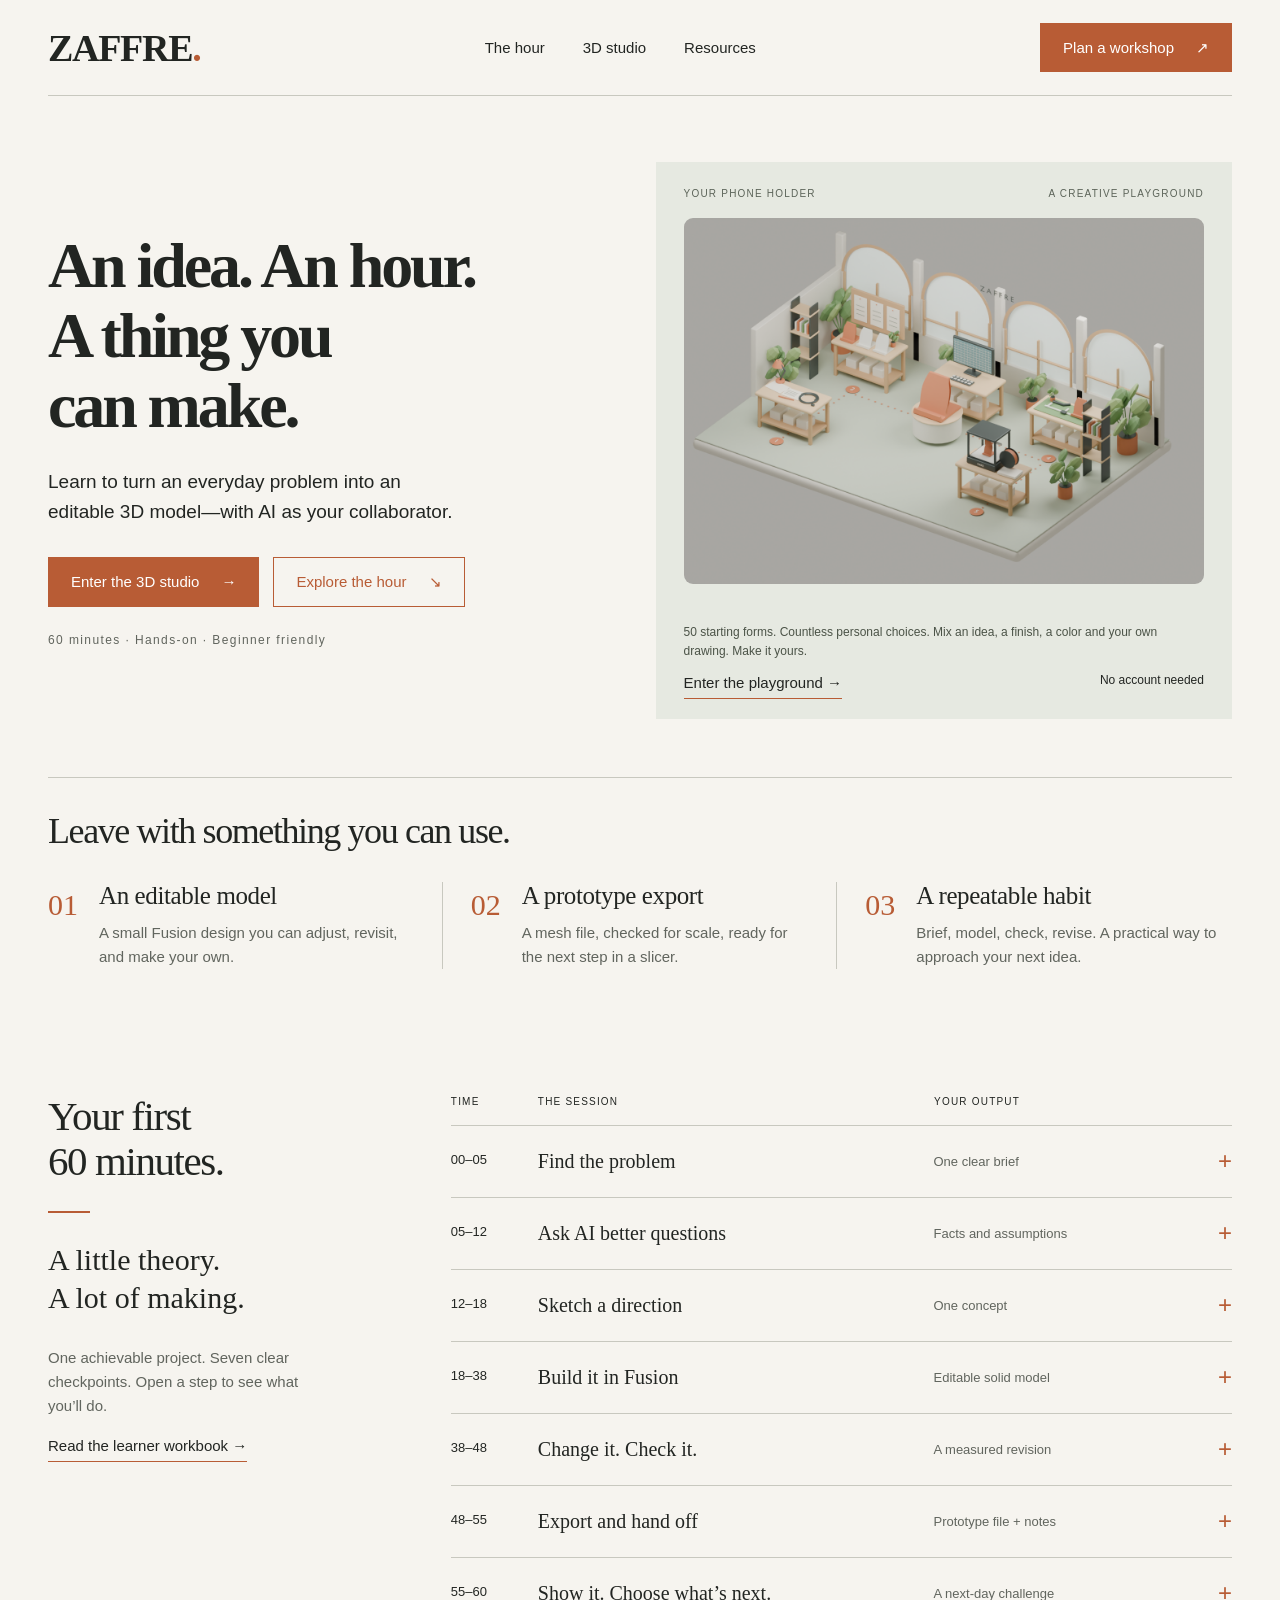
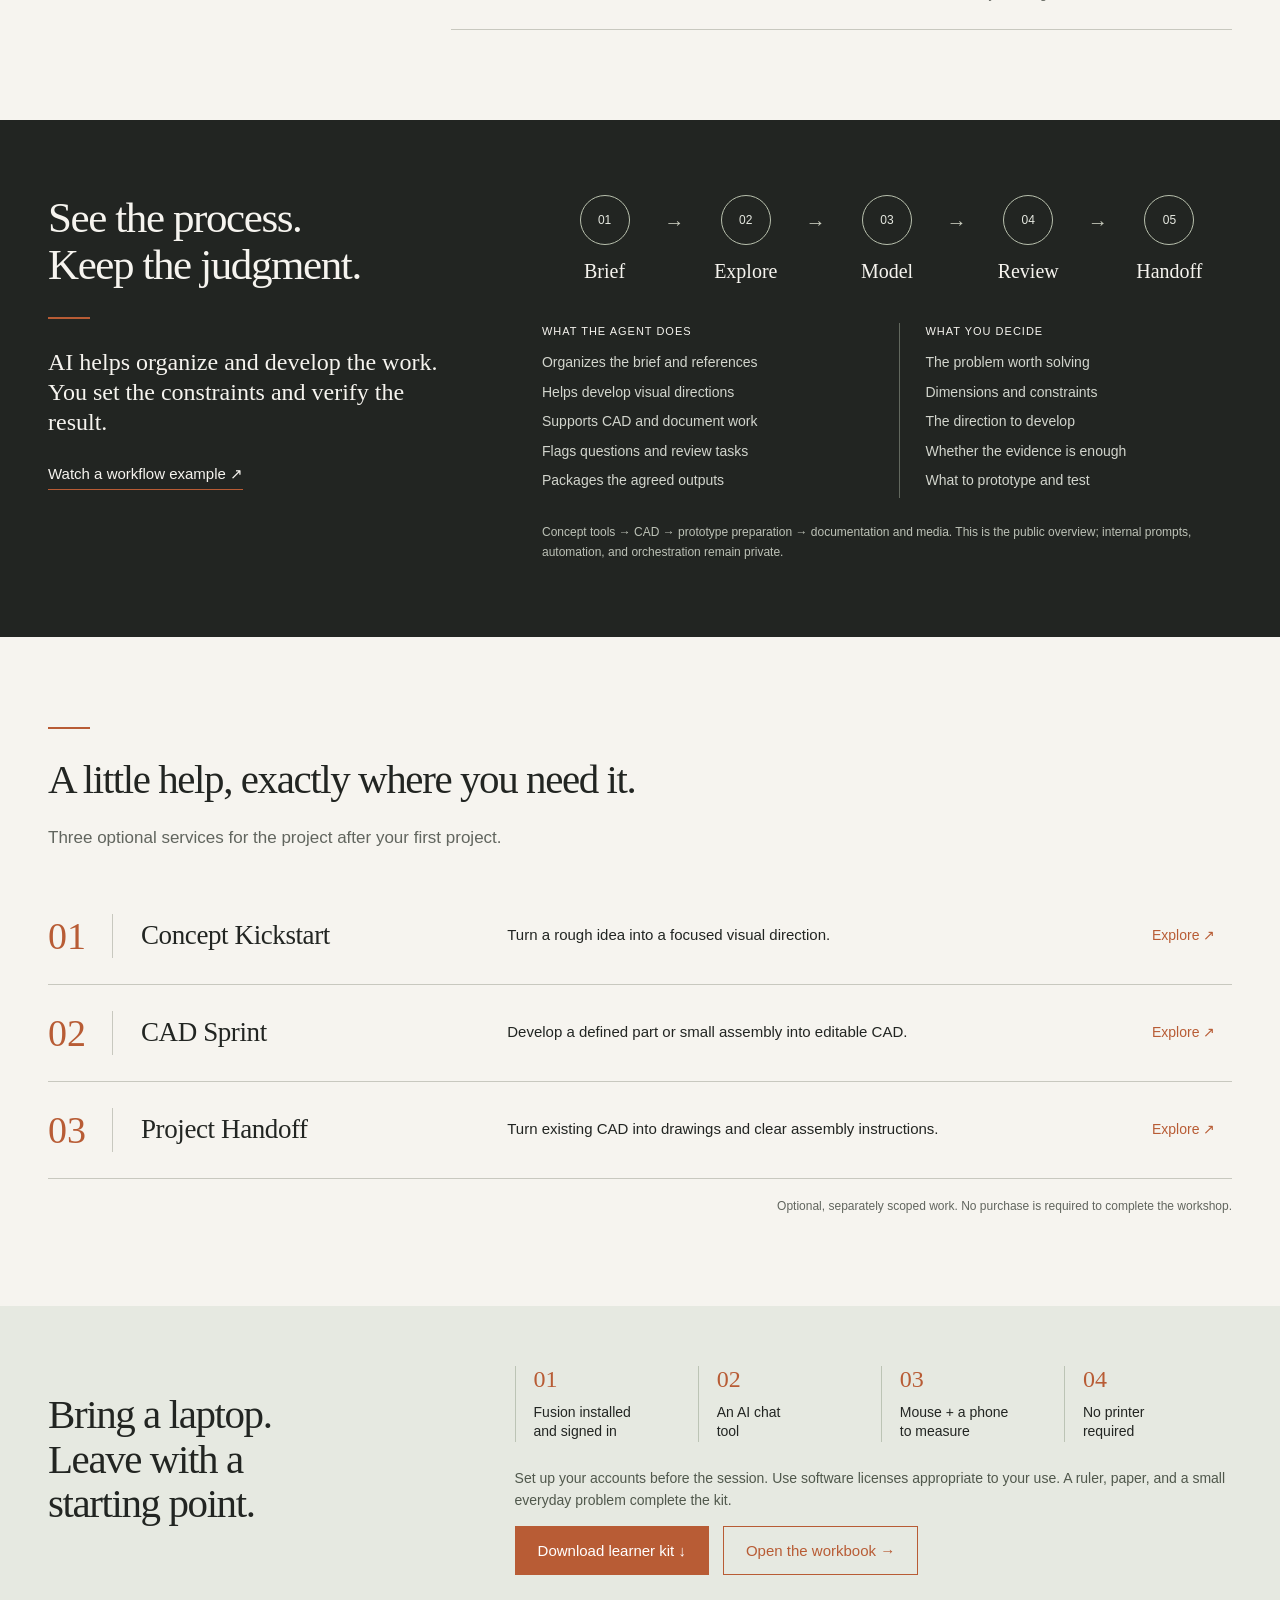
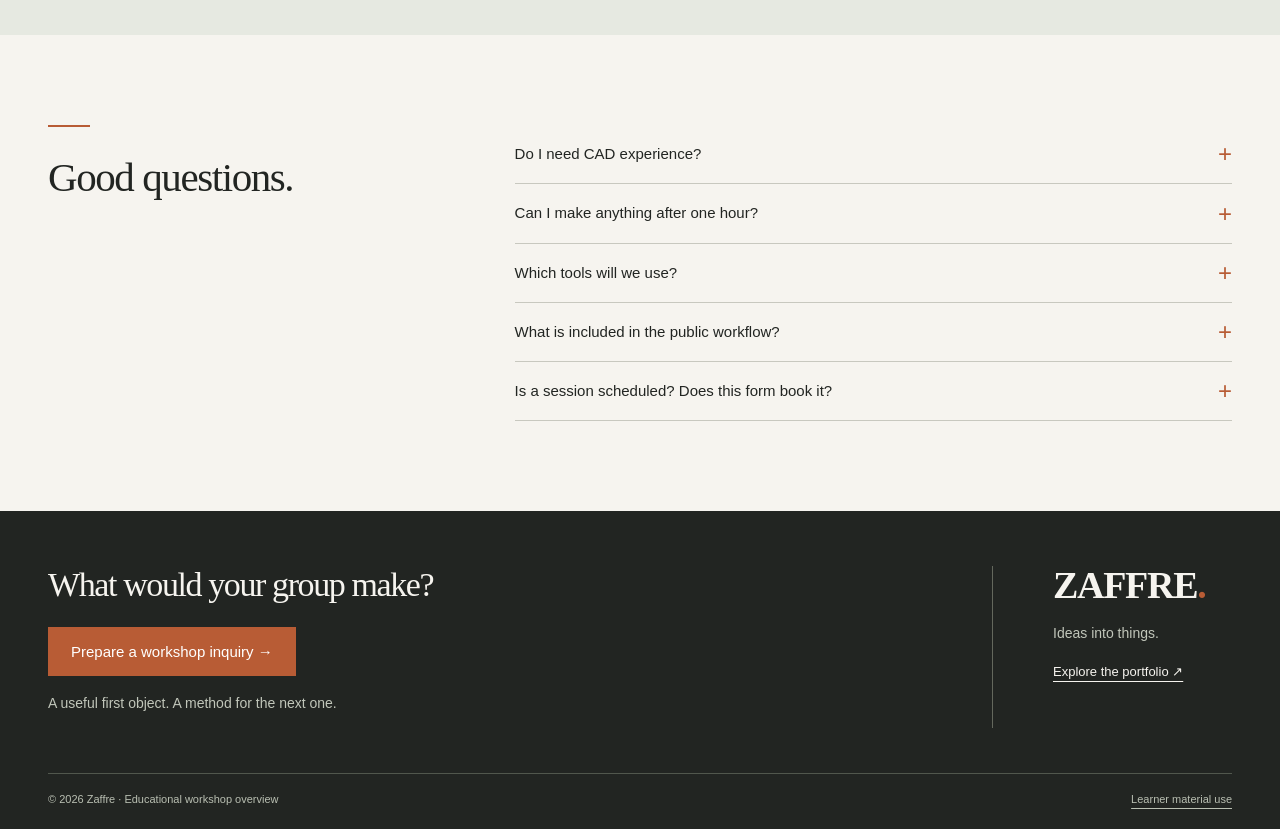
<file: index.html>
<!doctype html>
<html lang="en">
<head>
<meta charset="utf-8"><meta name="viewport" content="width=device-width,initial-scale=1">
<title>Zaffre — An idea. An hour. A thing you can make.</title>
<meta name="description" content="A hands-on, 60-minute introduction to AI-assisted design and 3D modeling. Build an editable Fusion model, revise it, and prepare your first prototype export.">
<meta name="theme-color" content="#f6f4ef"><link rel="icon" href="favicon.svg"><link rel="stylesheet" href="styles.css"><script defer src="app.js"></script>
</head>
<body>
<a class="skip" href="#main">Skip to content</a>
<header class="site-header wrap"><a class="brand" href="#" aria-label="Zaffre home">ZAFFRE<span>.</span></a><nav aria-label="Main navigation"><a href="#hour">The hour</a><a href="studio.html">3D studio</a><a href="#resources">Resources</a></nav><button class="button" data-inquiry="Workshop">Plan a workshop <span aria-hidden="true">↗</span></button></header>
<main id="main">
<section class="hero wrap">
<div class="hero-copy"><h1>An idea. An hour.<br> A thing you<br class="desktop-break"> can make.</h1><p class="lead">Learn to turn an everyday problem into an editable 3D model—with AI as your collaborator.</p><div class="actions"><a class="button" href="studio.html">Enter the 3D studio <span aria-hidden="true">→</span></a><a class="button outline" href="#hour">Explore the hour <span aria-hidden="true">↘</span></a></div><p class="meta">60 minutes · Hands-on · Beginner friendly</p></div>
<figure class="project-preview phone-preview" id="project"><div class="diagram-top"><span>YOUR PHONE HOLDER</span><span>A CREATIVE PLAYGROUND</span></div><a href="studio.html" aria-label="Open the phone-holder playground"><img src="studio-poster.png" alt="A welcoming 3D maker studio with phone-holder prototypes." style="width:100%;aspect-ratio:1.42;object-fit:cover;border-radius:9px;margin:16px 0"></a><figcaption>50 starting forms. Countless personal choices. Mix an idea, a finish, a color and your own drawing. Make it yours.</figcaption><div class="preview-links"><a class="text-link" href="studio.html">Enter the playground →</a><span style="font-size:12px">No account needed</span></div></figure>
</section>
<section class="outcomes wrap"><h2>Leave with something you can use.</h2><div class="outcome-grid"><article><span class="line-icon" aria-hidden="true">01</span><div><h3>An editable model</h3><p>A small Fusion design you can adjust, revisit, and make your own.</p></div></article><article><span class="line-icon" aria-hidden="true">02</span><div><h3>A prototype export</h3><p>A mesh file, checked for scale, ready for the next step in a slicer.</p></div></article><article><span class="line-icon" aria-hidden="true">03</span><div><h3>A repeatable habit</h3><p>Brief, model, check, revise. A practical way to approach your next idea.</p></div></article></div></section>
<section class="agenda section wrap" id="hour"><div class="section-intro"><h2>Your first<br> 60 minutes.</h2><div class="accent-rule"></div><p class="serif-intro">A little theory.<br> A lot of making.</p><p>One achievable project. Seven clear checkpoints. Open a step to see what you’ll do.</p><a class="text-link" href="phone-holder-guide.html">Read the learner workbook →</a></div><div class="agenda-list">
<div class="agenda-heading"><span>TIME</span><span>THE SESSION</span><span>YOUR OUTPUT</span></div>
<details><summary><span class="time">00–05</span><span class="row-title">Find the problem</span><span class="row-output">One clear brief</span></summary><div class="details-body"><p>Choose an ordinary desk problem. Name who it affects, measure one relevant dimension, and define what a useful result would do.</p><p><strong>Checkpoint:</strong> a one-sentence brief with one constraint.</p></div></details>
<details><summary><span class="time">05–12</span><span class="row-title">Ask AI better questions</span><span class="row-output">Facts and assumptions</span></summary><div class="details-body"><p>Learn how AI suggestions differ from evidence. Use a goal, context, constraints, and questions to improve your brief. Correct or label an unverified suggestion.</p><p><strong>Checkpoint:</strong> you can explain what you know and what still needs checking.</p></div></details>
<details><summary><span class="time">12–18</span><span class="row-title">Sketch a direction</span><span class="row-output">One concept</span></summary><div class="details-body"><p>Brain-dump a phone-holder idea, then sketch its silhouette and annotate its dimensions. See how Krea or Vizcom can help explore appearance in an optional instructor demonstration.</p><p><strong>Checkpoint:</strong> one selected direction. An attractive image is a reference, not measured CAD.</p></div></details>
<details><summary><span class="time">18–38</span><span class="row-title">Build it in Fusion</span><span class="row-output">Editable solid model</span></summary><div class="details-body"><p>Create a closed, dimensioned side profile. Extrude it into a phone cradle, then refine the outline. Save a model with editable history.</p><p><strong>Checkpoint:</strong> one solid body and a saved design. Extra styling is optional.</p></div></details>
<details><summary><span class="time">38–48</span><span class="row-title">Change it. Check it.</span><span class="row-output">A measured revision</span></summary><div class="details-body"><p>Change a driving dimension for your own phone and case. Inspect the new size, the remaining material, and the timeline. Explain why you made the change.</p><p><strong>Checkpoint:</strong> a measured revision and one physical test still to perform.</p></div></details>
<details><summary><span class="time">48–55</span><span class="row-title">Export and hand off</span><span class="row-output">Prototype file + notes</span></summary><div class="details-body"><p>Save your native design and export STL or 3MF. Reopen the export in a viewer or slicer and confirm its scale. Add a screenshot and a short README.</p><p><strong>Checkpoint:</strong> editable source, usable export, and a clear next action.</p></div></details>
<details><summary><span class="time">55–60</span><span class="row-title">Show it. Choose what’s next.</span><span class="row-output">A next-day challenge</span></summary><div class="details-body"><p>Share a revision with a partner. Choose one simple project to try independently tomorrow. Meet three optional ways Zaffre can help when your next project needs more support.</p><p><strong>Checkpoint:</strong> explain one decision and one untested assumption.</p></div></details>
</div></section>
<section class="process-band" id="process"><div class="wrap process-layout"><div><h2>See the process.<br> Keep the judgment.</h2><div class="accent-rule"></div><p class="serif-intro small">AI helps organize and develop the work. You set the constraints and verify the result.</p><a class="text-link light" href="https://zafer-design-engineering.smokygrebe1.chatgpt.site/#films" target="_blank" rel="noopener">Watch a workflow example ↗</a></div><div><ol class="process-rail"><li><span>01</span>Brief</li><li><span>02</span>Explore</li><li><span>03</span>Model</li><li><span>04</span>Review</li><li><span>05</span>Handoff</li></ol><div class="responsibilities"><div><h3>WHAT THE AGENT DOES</h3><ul><li>Organizes the brief and references</li><li>Helps develop visual directions</li><li>Supports CAD and document work</li><li>Flags questions and review tasks</li><li>Packages the agreed outputs</li></ul></div><div><h3>WHAT YOU DECIDE</h3><ul><li>The problem worth solving</li><li>Dimensions and constraints</li><li>The direction to develop</li><li>Whether the evidence is enough</li><li>What to prototype and test</li></ul></div></div><p class="process-note">Concept tools → CAD → prototype preparation → documentation and media. This is the public overview; internal prompts, automation, and orchestration remain private.</p></div></div></section>
<section class="services section wrap" id="services"><div class="accent-rule"></div><h2>A little help, exactly where you need it.</h2><p class="lead">Three optional services for the project after your first project.</p><div class="service-list">
<details><summary><span class="service-number">01</span><h3>Concept Kickstart</h3><p>Turn a rough idea into a focused visual direction.</p><span class="explore">Explore</span></summary><div class="service-expanded"><p><strong>Bring:</strong> your problem, sketch, or reference. <strong>Leave with:</strong> an agreed brief, visual options, and a selected direction. Krea or Vizcom can support exploration; the result is concept work.</p><button class="text-button" data-inquiry="Concept Kickstart">Prepare an inquiry →</button></div></details>
<details><summary><span class="service-number">02</span><h3>CAD Sprint</h3><p>Develop a defined part or small assembly into editable CAD.</p><span class="explore">Explore</span></summary><div class="service-expanded"><p><strong>Bring:</strong> a chosen concept and known dimensions. <strong>Leave with:</strong> the agreed native model, exchange files, and review notes. Scope, application access, and checks are agreed before work.</p><button class="text-button" data-inquiry="CAD Sprint">Prepare an inquiry →</button></div></details>
<details><summary><span class="service-number">03</span><h3>Project Handoff</h3><p>Turn existing CAD into drawings and clear assembly instructions.</p><span class="explore">Explore</span></summary><div class="service-expanded"><p><strong>Bring:</strong> reviewed CAD and the assembly sequence. <strong>Leave with:</strong> agreed drawings, assembly views, and an InDesign/PDF guide. Illustrator can refine illustrations; video can be scoped separately.</p><button class="text-button" data-inquiry="Project Handoff">Prepare an inquiry →</button></div></details>
</div><p class="scope-note">Optional, separately scoped work. No purchase is required to complete the workshop.</p></section>
<section class="resource-band" id="resources"><div class="wrap resources-layout"><h2>Bring a laptop.<br> Leave with a<br> starting point.</h2><div><ul class="setup-list"><li><span>01</span>Fusion installed<br> and signed in</li><li><span>02</span>An AI chat<br> tool</li><li><span>03</span>Mouse + a phone<br> to measure</li><li><span>04</span>No printer<br> required</li></ul><p>Set up your accounts before the session. Use software licenses appropriate to your use. A ruler, paper, and a small everyday problem complete the kit.</p><div class="actions"><a class="button" href="Zaffre-Learner-Kit.zip" download>Download learner kit ↓</a><a class="button outline" href="phone-holder-guide.html">Open the workbook →</a></div></div></div></section>
<section class="faq section wrap"><div><div class="accent-rule"></div><h2>Good questions.</h2></div><div>
<details><summary>Do I need CAD experience?</summary><p>No prior CAD knowledge is assumed. You should be comfortable using a mouse and saving files. Fusion must be installed and signed in before the session; the workbook includes a setup check.</p></details>
<details><summary>Can I make anything after one hour?</summary><p>You’ll have a foundation for your next simple project, not mastery of every product or manufacturing method. The goal is to create, revise, and export one small design independently. Fit and physical performance still need testing.</p></details>
<details><summary>Which tools will we use?</summary><p>You practice with an AI chat tool and Autodesk Fusion. Krea or Vizcom, Bambu Studio, Fusion Drawings, Illustrator, InDesign, and Premiere appear as examples of the wider workflow. You do not need to buy or learn them all for this session.</p></details>
<details><summary>What is included in the public workflow?</summary><p>The stages, decisions, outputs, and general beginner skills. Zaffre’s internal prompts, application automation, and orchestration are not distributed. Public page code and learner materials are intentionally shareable.</p></details>
<details><summary>Is a session scheduled? Does this form book it?</summary><p>No date, price, or seat is confirmed on this page. The inquiry builder downloads a text brief for you to send to your organizer. It does not submit data, reserve a place, or take payment.</p></details>
</div></section>
</main>
<footer class="footer"><div class="wrap footer-layout"><div><h2>What would your group make?</h2><button class="button" data-inquiry="Workshop">Prepare a workshop inquiry →</button><p>A useful first object. A method for the next one.</p></div><div><a href="#" class="brand">ZAFFRE<span>.</span></a><p>Ideas into things.</p><a href="https://zafer-design-engineering.smokygrebe1.chatgpt.site" target="_blank" rel="noopener">Explore the portfolio ↗</a></div></div><div class="wrap footer-small"><span>© 2026 Zaffre · Educational workshop overview</span><a href="USAGE.txt">Learner material use</a></div></footer>
<dialog id="inquiry-dialog" aria-labelledby="inquiry-title"><button class="close" type="button" aria-label="Close inquiry">×</button><h2 id="inquiry-title">Let’s shape the session.</h2><p>This prepares a text inquiry. It sends nothing and does not confirm a booking.</p><form id="inquiry-form"><label>Interested in<select name="interest"><option>Workshop</option><option>Concept Kickstart</option><option>CAD Sprint</option><option>Project Handoff</option></select></label><label>Your group or project<input name="group" required maxlength="160" placeholder="A makerspace, class, team, or your own project"></label><div class="form-pair"><label>Approximate group size<input name="size" type="number" min="1" max="500" placeholder="8"></label><label>Preferred timing<input name="timing" maxlength="120" placeholder="Dates or a general timeframe"></label></div><label>What would you like to make?<textarea name="goal" required maxlength="1200" rows="3"></textarea></label><label>Tools, access, or support needs<textarea name="needs" maxlength="1000" rows="2" placeholder="Available computers, CAD experience, accessibility needs…"></textarea></label><button class="button" type="submit">Download inquiry .txt ↓</button><p id="inquiry-status" role="status"></p></form></dialog>
</body></html>
</file>
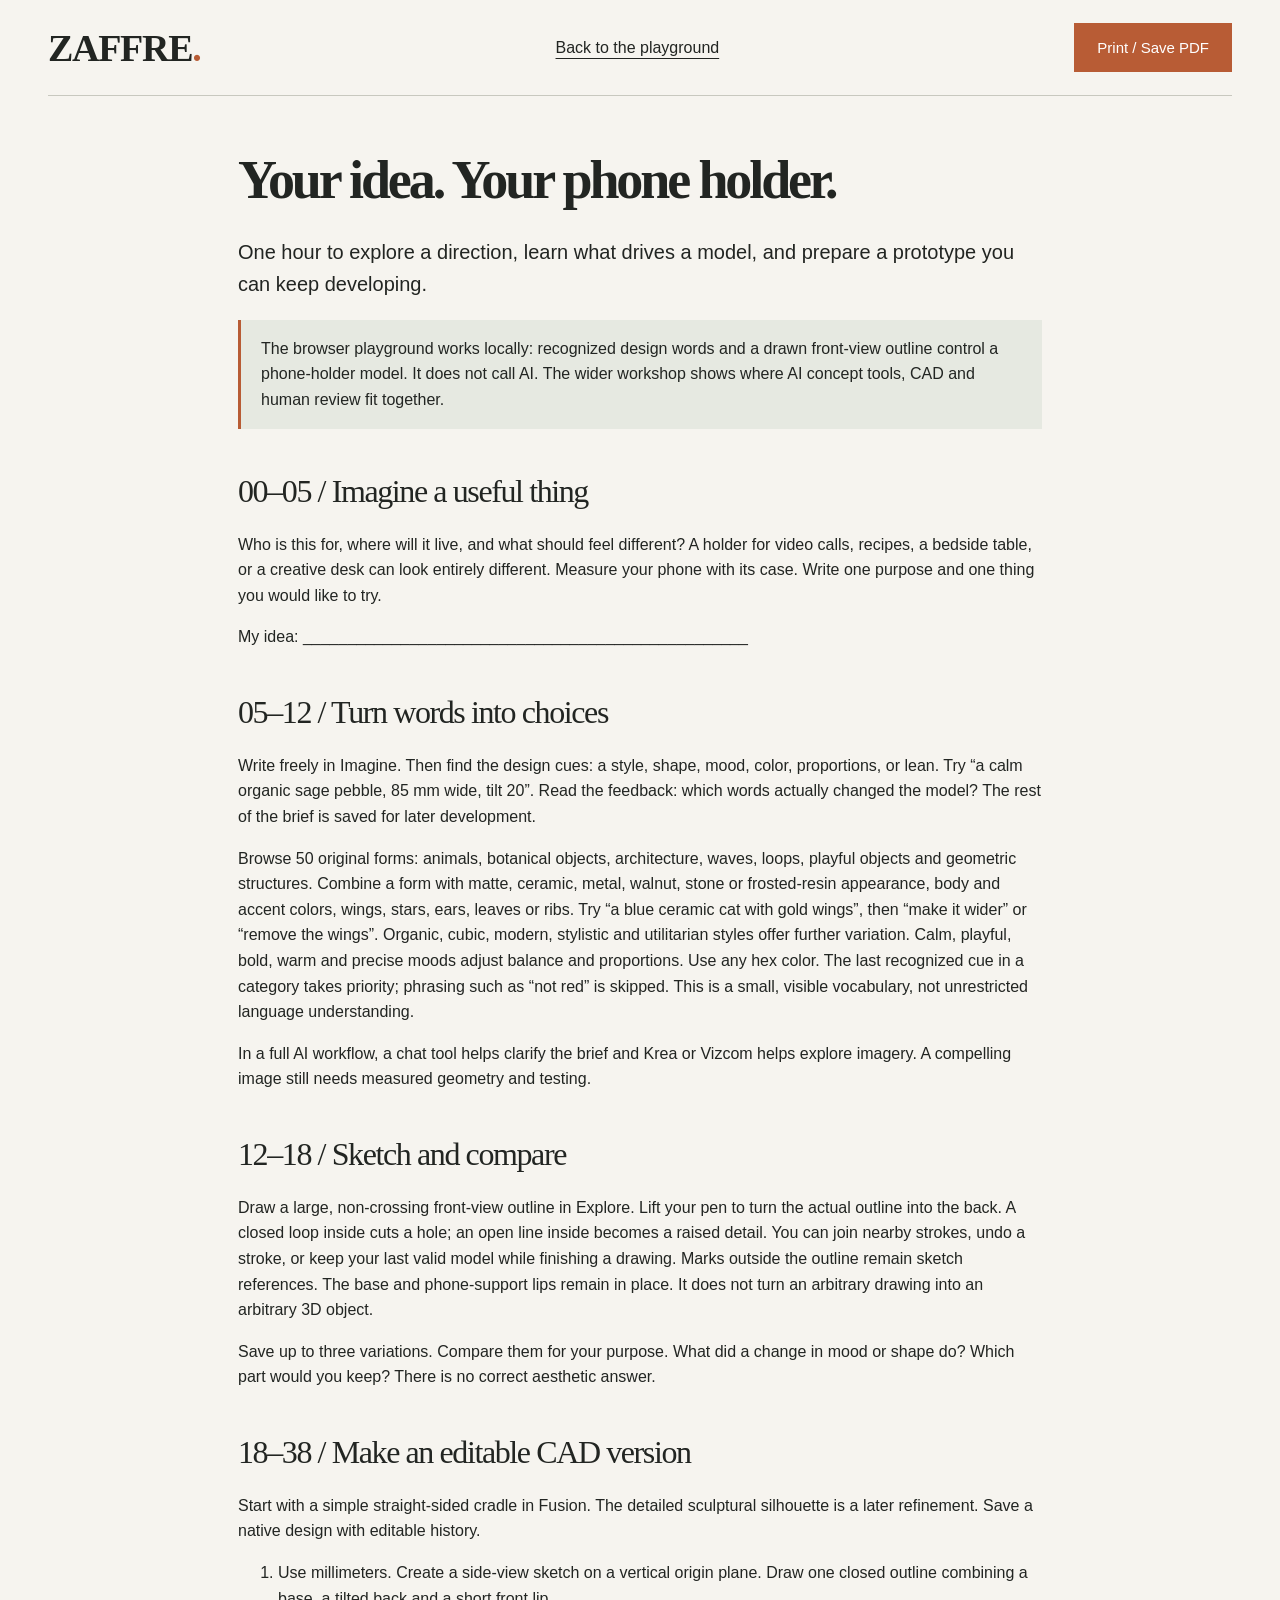
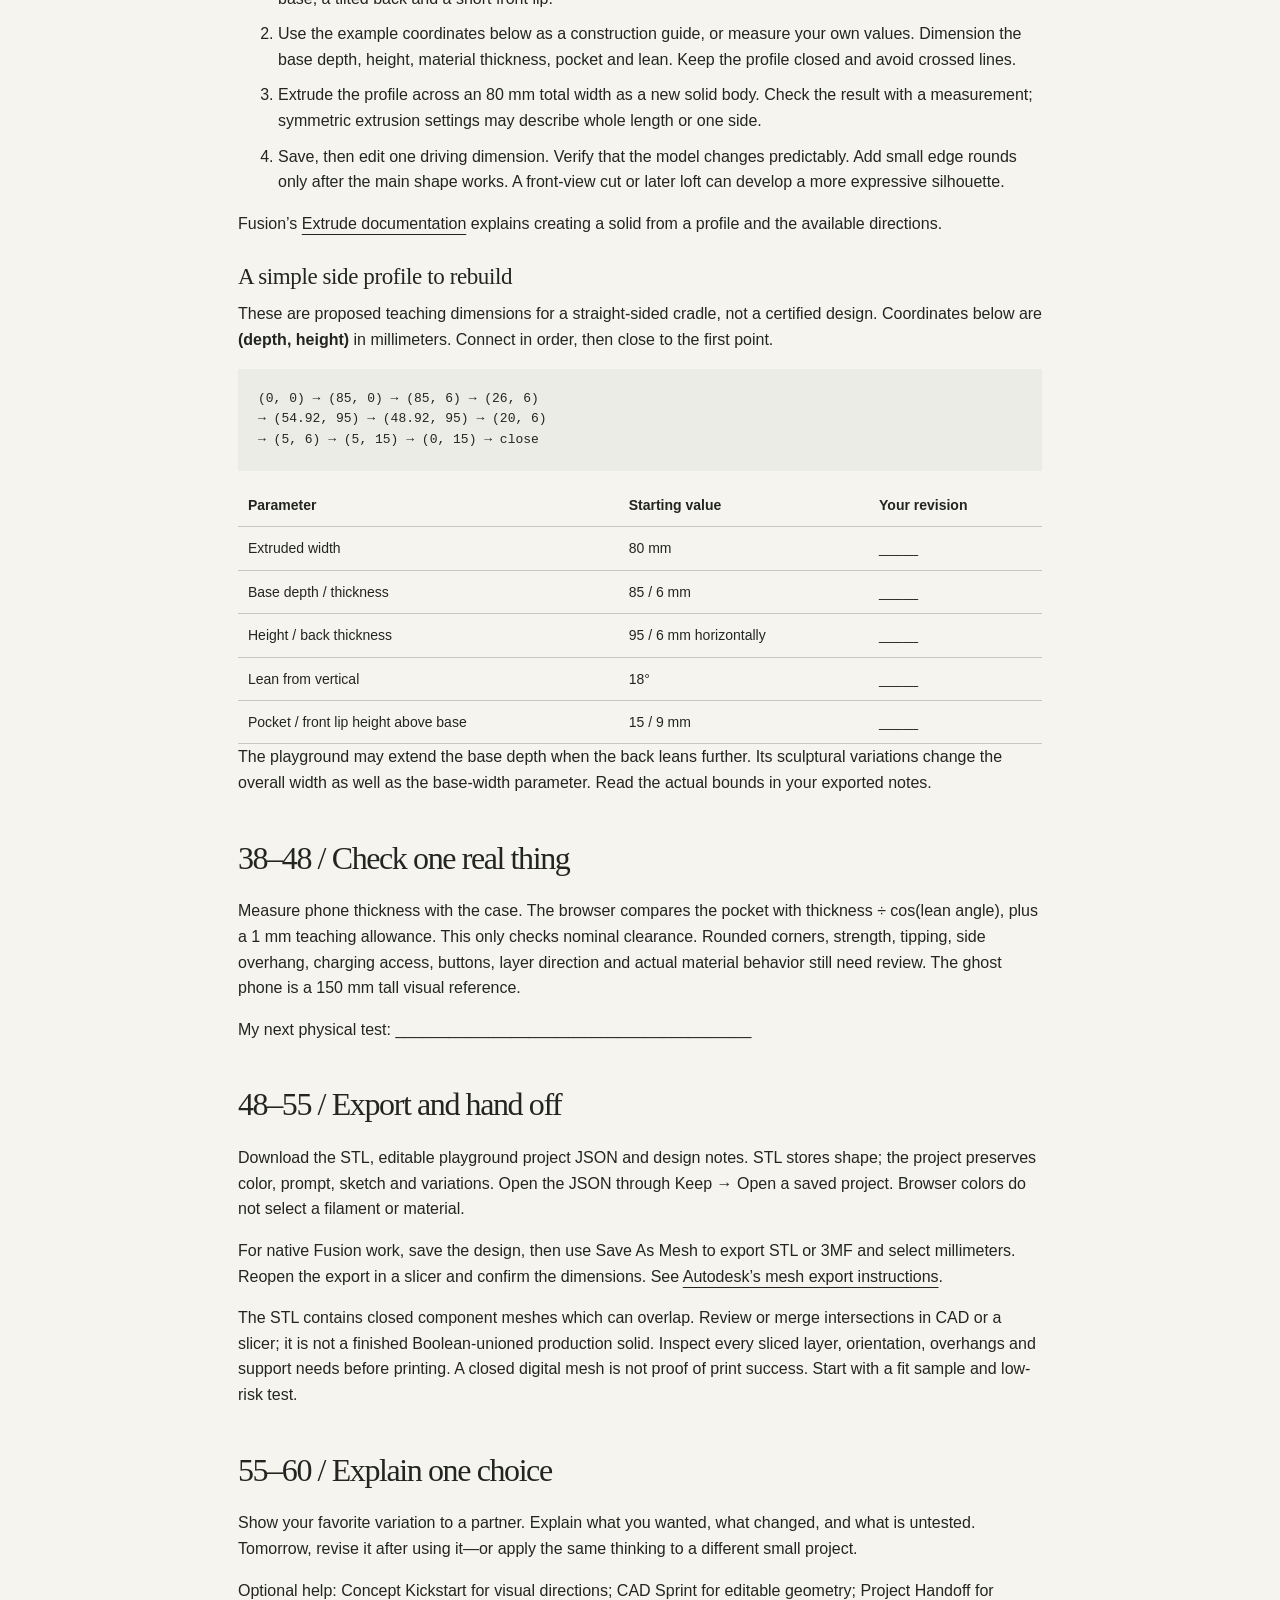
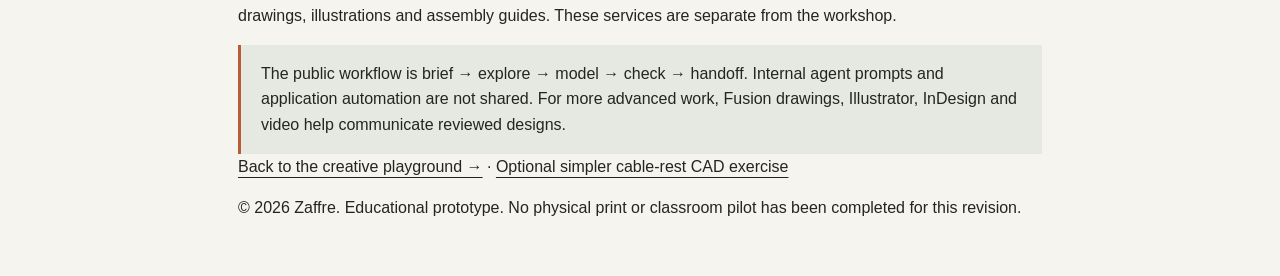
<file: phone-holder-guide.html>
<!doctype html><html lang="en"><head><meta charset="utf-8"><meta name="viewport" content="width=device-width,initial-scale=1"><title>Zaffre / Your phone-holder guide</title><link rel="stylesheet" href="styles.css"><link rel="icon" href="favicon.svg"></head><body><header class="site-header wrap"><a class="brand" href="index.html">ZAFFRE<span>.</span></a><a href="studio.html">Back to the playground</a><button class="button" onclick="window.print()">Print / Save PDF</button></header><main class="workbook"><h1>Your idea. Your phone holder.</h1><p class="intro">One hour to explore a direction, learn what drives a model, and prepare a prototype you can keep developing.</p><div class="note">The browser playground works locally: recognized design words and a drawn front-view outline control a phone-holder model. It does not call AI. The wider workshop shows where AI concept tools, CAD and human review fit together.</div>
<h2>00–05 / Imagine a useful thing</h2><p>Who is this for, where will it live, and what should feel different? A holder for video calls, recipes, a bedside table, or a creative desk can look entirely different. Measure your phone with its case. Write one purpose and one thing you would like to try.</p><p>My idea: __________________________________________________</p>
<h2>05–12 / Turn words into choices</h2><p>Write freely in Imagine. Then find the design cues: a style, shape, mood, color, proportions, or lean. Try “a calm organic sage pebble, 85 mm wide, tilt 20”. Read the feedback: which words actually changed the model? The rest of the brief is saved for later development.</p><p>Browse 50 original forms: animals, botanical objects, architecture, waves, loops, playful objects and geometric structures. Combine a form with matte, ceramic, metal, walnut, stone or frosted-resin appearance, body and accent colors, wings, stars, ears, leaves or ribs. Try “a blue ceramic cat with gold wings”, then “make it wider” or “remove the wings”. Organic, cubic, modern, stylistic and utilitarian styles offer further variation. Calm, playful, bold, warm and precise moods adjust balance and proportions. Use any hex color. The last recognized cue in a category takes priority; phrasing such as “not red” is skipped. This is a small, visible vocabulary, not unrestricted language understanding.</p><p>In a full AI workflow, a chat tool helps clarify the brief and Krea or Vizcom helps explore imagery. A compelling image still needs measured geometry and testing.</p>
<h2>12–18 / Sketch and compare</h2><p>Draw a large, non-crossing front-view outline in Explore. Lift your pen to turn the actual outline into the back. A closed loop inside cuts a hole; an open line inside becomes a raised detail. You can join nearby strokes, undo a stroke, or keep your last valid model while finishing a drawing. Marks outside the outline remain sketch references. The base and phone-support lips remain in place. It does not turn an arbitrary drawing into an arbitrary 3D object.</p><p>Save up to three variations. Compare them for your purpose. What did a change in mood or shape do? Which part would you keep? There is no correct aesthetic answer.</p>
<h2>18–38 / Make an editable CAD version</h2><p>Start with a simple straight-sided cradle in Fusion. The detailed sculptural silhouette is a later refinement. Save a native design with editable history.</p><ol><li>Use millimeters. Create a side-view sketch on a vertical origin plane. Draw one closed outline combining a base, a tilted back and a short front lip.</li><li>Use the example coordinates below as a construction guide, or measure your own values. Dimension the base depth, height, material thickness, pocket and lean. Keep the profile closed and avoid crossed lines.</li><li>Extrude the profile across an 80 mm total width as a new solid body. Check the result with a measurement; symmetric extrusion settings may describe whole length or one side.</li><li>Save, then edit one driving dimension. Verify that the model changes predictably. Add small edge rounds only after the main shape works. A front-view cut or later loft can develop a more expressive silhouette.</li></ol><p>Fusion’s <a href="https://help.autodesk.com/cloudhelp/ENU/Fusion-Model/files/SLD-EXTRUDE-SOLID.htm">Extrude documentation</a> explains creating a solid from a profile and the available directions.</p>
<h3>A simple side profile to rebuild</h3><p>These are proposed teaching dimensions for a straight-sided cradle, not a certified design. Coordinates below are <strong>(depth, height)</strong> in millimeters. Connect in order, then close to the first point.</p><pre>(0, 0) → (85, 0) → (85, 6) → (26, 6)
→ (54.92, 95) → (48.92, 95) → (20, 6)
→ (5, 6) → (5, 15) → (0, 15) → close</pre><table><tr><th>Parameter</th><th>Starting value</th><th>Your revision</th></tr><tr><td>Extruded width</td><td>80 mm</td><td>_____</td></tr><tr><td>Base depth / thickness</td><td>85 / 6 mm</td><td>_____</td></tr><tr><td>Height / back thickness</td><td>95 / 6 mm horizontally</td><td>_____</td></tr><tr><td>Lean from vertical</td><td>18°</td><td>_____</td></tr><tr><td>Pocket / front lip height above base</td><td>15 / 9 mm</td><td>_____</td></tr></table><p>The playground may extend the base depth when the back leans further. Its sculptural variations change the overall width as well as the base-width parameter. Read the actual bounds in your exported notes.</p>
<h2>38–48 / Check one real thing</h2><p>Measure phone thickness with the case. The browser compares the pocket with thickness ÷ cos(lean angle), plus a 1 mm teaching allowance. This only checks nominal clearance. Rounded corners, strength, tipping, side overhang, charging access, buttons, layer direction and actual material behavior still need review. The ghost phone is a 150 mm tall visual reference.</p><p>My next physical test: ________________________________________</p>
<h2>48–55 / Export and hand off</h2><p>Download the STL, editable playground project JSON and design notes. STL stores shape; the project preserves color, prompt, sketch and variations. Open the JSON through Keep → Open a saved project. Browser colors do not select a filament or material.</p><p>For native Fusion work, save the design, then use Save As Mesh to export STL or 3MF and select millimeters. Reopen the export in a slicer and confirm the dimensions. See <a href="https://help.autodesk.com/cloudhelp/ENU/Fusion-Mesh/files/MESH-SAVE-AS-MESH.htm">Autodesk’s mesh export instructions</a>.</p><p>The STL contains closed component meshes which can overlap. Review or merge intersections in CAD or a slicer; it is not a finished Boolean-unioned production solid. Inspect every sliced layer, orientation, overhangs and support needs before printing. A closed digital mesh is not proof of print success. Start with a fit sample and low-risk test.</p>
<h2>55–60 / Explain one choice</h2><p>Show your favorite variation to a partner. Explain what you wanted, what changed, and what is untested. Tomorrow, revise it after using it—or apply the same thinking to a different small project.</p><p>Optional help: Concept Kickstart for visual directions; CAD Sprint for editable geometry; Project Handoff for drawings, illustrations and assembly guides. These services are separate from the workshop.</p><div class="note">The public workflow is brief → explore → model → check → handoff. Internal agent prompts and application automation are not shared. For more advanced work, Fusion drawings, Illustrator, InDesign and video help communicate reviewed designs.</div><p><a href="studio.html">Back to the creative playground →</a> · <a href="workbook.html">Optional simpler cable-rest CAD exercise</a></p><p>© 2026 Zaffre. Educational prototype. No physical print or classroom pilot has been completed for this revision.</p></main></body></html>
</file>
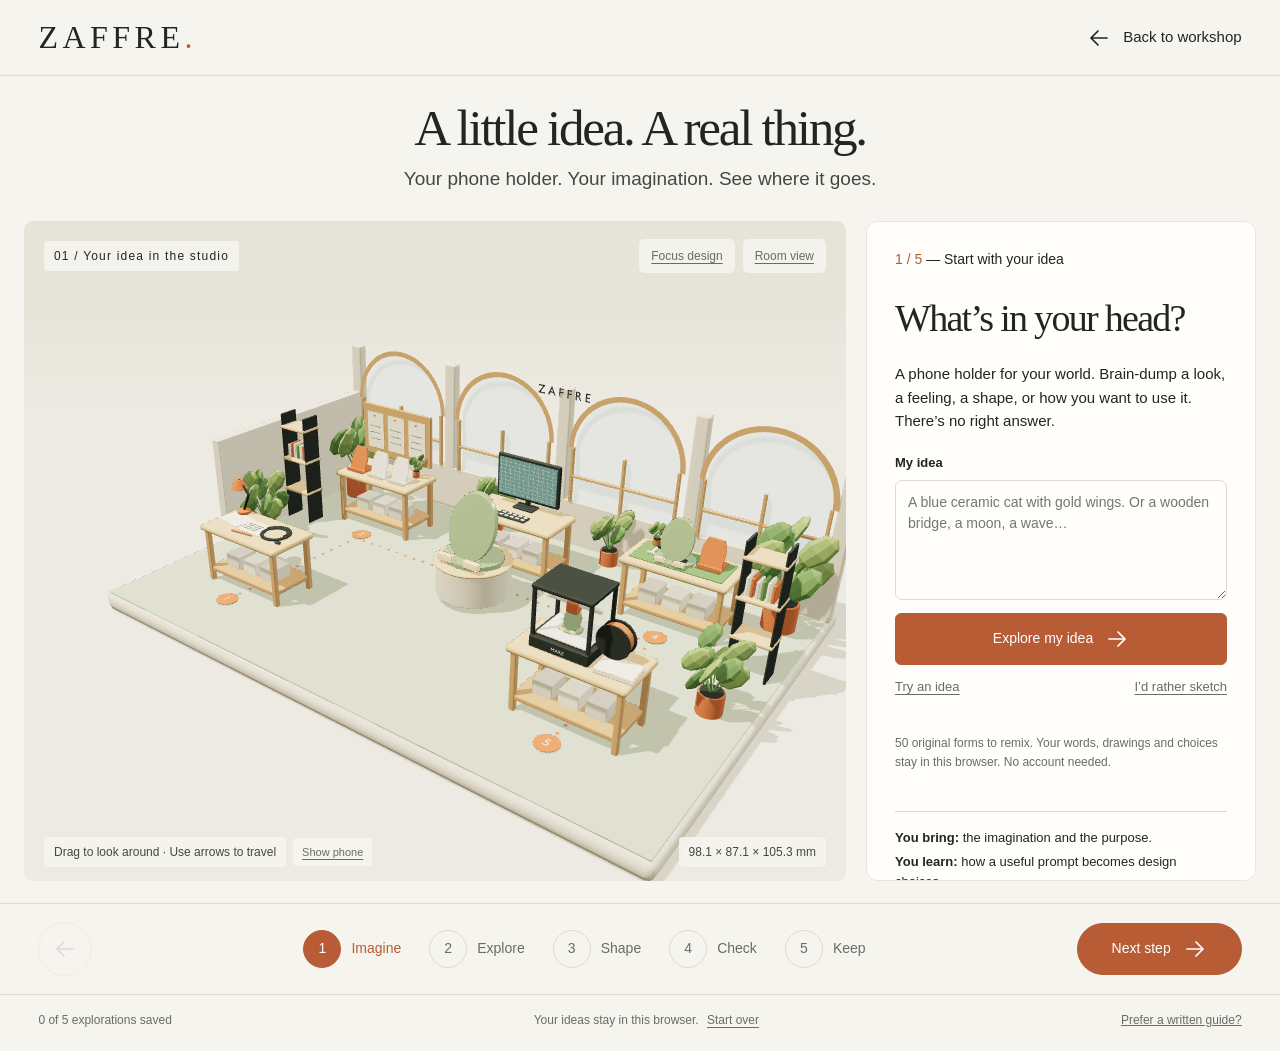
<file: studio.html>
<!doctype html><html lang="en"><head><meta charset="utf-8"><meta name="viewport" content="width=device-width,initial-scale=1"><title>Zaffre Studio — Your idea, your phone holder</title><meta name="description" content="Brainstorm, sketch and remix a phone holder in a calm 3D maker studio. Explore styles, colors, shapes and moods. Download your own prototype."><link rel="icon" href="favicon.svg"><link rel="stylesheet" href="studio.css"><script type="module" src="studio.js"></script></head><body>
<a class="skip" href="#activity">Skip to the activity</a><header><a class="brand" href="index.html">ZAFFRE<span>.</span></a><a class="back-link" href="index.html"><svg viewBox="0 0 24 24" aria-hidden="true"><path d="M20 12H4m7-7-7 7 7 7"/></svg>Back to workshop</a></header>
<main><div class="intro"><h1>A little idea. A real thing.</h1><p>Your phone holder. Your imagination. See where it goes.</p></div>
<div class="studio-layout"><section class="scene" aria-label="Interactive Blender maker studio"><img class="poster" src="studio-poster.png" alt="A maker studio with phone-holder prototypes, arched windows, oak desks and a 3D printer." id="scene-poster"><div id="scene-canvas" tabindex="0" role="img" aria-label="3D maker studio and your custom phone holder. Drag to look around."></div><p class="load-message" id="load-message" role="status">Opening the studio…</p><div class="scene-top"><span id="scene-label">01 / Your idea in the studio</span><div class="view-actions"><button id="focus-design" class="subtle">Focus design</button><button id="reset-view" class="subtle" aria-label="Reset the 3D view">Room view</button></div></div><p id="scene-reaction" class="scene-reaction" role="status" aria-live="polite"></p><div class="scene-bottom"><span id="scene-help">Drag to look around · Use arrows to travel</span><button id="show-phone" class="subtle" aria-pressed="false">Show phone</button><span id="scene-dimensions"></span></div></section>
<section class="activity" id="activity" aria-label="Current activity"><p class="step-label" id="step-label">1 / 5 <span>— Start with your idea</span></p>
<div class="lesson" data-step="0"><h2 tabindex="-1">What’s in your head?</h2><p>A phone holder for your world. Brain-dump a look, a feeling, a shape, or how you want to use it. There’s no right answer.</p><label class="field-label" for="idea">My idea</label><textarea id="idea" rows="4" maxlength="1600" placeholder="A blue ceramic cat with gold wings. Or a wooden bridge, a moon, a wave…"></textarea><button class="primary" id="apply-idea">Explore my idea <svg viewBox="0 0 24 24" aria-hidden="true"><path d="M4 12h16m-7-7 7 7-7 7"/></svg></button><div class="small-actions"><button class="subtle" id="example-idea">Try an idea</button><button class="subtle" id="start-sketch">I’d rather sketch</button></div><p class="feedback" id="idea-feedback" role="status"></p><p class="small-note local-note">50 original forms to remix. Your words, drawings and choices stay in this browser. No account needed.</p><div class="roles"><p><strong>You bring:</strong> the imagination and the purpose.</p><p><strong>You learn:</strong> how a useful prompt becomes design choices.</p></div><details><summary>What can my words change?</summary><p>Name a form—cat, wave, rocket, mushroom, arch—and mix a finish, colors or details. Try “blue ceramic cat with gold wings” or “make it wider”. This local interpreter uses our 50-form collection; it does not call AI. It explains recognized changes and tells you when a request needs more than the collection can provide. You can draw your own outline too.</p></details></div>
<div class="lesson" data-step="1" hidden><h2 tabindex="-1">Give it your personality.</h2><p>Change the whole idea. Or one little detail.</p>
<label class="field-label" for="refine-idea">What would you change?</label><textarea id="refine-idea" rows="2" maxlength="1600" placeholder="Make it a blue ceramic cat with gold wings…"></textarea><button class="primary" id="apply-refine">Make this change</button><p class="feedback" id="refine-feedback" role="status"></p><div id="prompt-suggestions" class="prompt-suggestions"></div>
<div class="current-direction"><span class="direction-thumb" id="direction-thumb" aria-hidden="true"></span><div><strong id="direction-name">River pebble</strong><button class="subtle" id="open-collection">Explore all 50 forms →</button></div></div>
<div class="creative-pair"><div><label for="design-finish">Finish</label><select id="design-finish"></select></div><div><label for="design-addition">Add a detail</label><select id="design-addition"></select></div></div>
<div class="color-row"><label for="design-color">Body</label><input id="design-color" type="color" value="#82966f"><output id="color-value">#82966F</output><label for="design-accent">Accent</label><input id="design-accent" type="color" value="#e4c59b"><div class="color-presets" aria-label="Color suggestions"></div></div>
<p class="small-note" id="design-explainer"></p>
<details><summary>Style, shape &amp; mood</summary><fieldset class="style-field"><legend>Style</legend><div class="style-buttons"><button type="button" data-style="organic" aria-pressed="false">Organic</button><button type="button" data-style="cubic" aria-pressed="false">Cubic</button><button type="button" data-style="modern" aria-pressed="false">Modern</button><button type="button" data-style="stylistic" aria-pressed="false">Stylistic</button><button type="button" data-style="utilitarian" aria-pressed="false">Utilitarian</button></div></fieldset><div class="creative-pair"><div><label for="design-shape">Shape remix</label><select id="design-shape"><option value="pebble">Original silhouette</option><option value="arch">Narrow the crown</option><option value="tapered">Tapered</option><option value="flared">Flared</option><option value="wave">Wavy</option><option value="asymmetric">Asymmetric</option></select></div><div><label for="design-mood">Mood</label><select id="design-mood"><option value="calm">Calm</option><option value="playful">Playful</option><option value="bold">Bold</option><option value="warm">Warm</option><option value="precise">Precise</option></select></div></div></details>
<details id="sketch-details"><summary>Draw your own shape</summary><p>Draw one large outline. Lift your pen and the back becomes that shape. A closed loop inside makes a hole; an open mark inside becomes a raised line. No perfect drawing needed.</p><canvas id="sketch-pad" width="600" height="360" tabindex="0" role="img" aria-label="Sketch pad. Draw an outline with mouse or touch. The collection offers a keyboard alternative."></canvas><div class="small-actions"><button class="subtle" id="undo-stroke">Undo stroke</button><button class="subtle" id="clear-sketch">Clear</button><button class="subtle" id="sample-sketch">Try a new outline</button></div><button class="secondary full" id="apply-sketch">Apply drawing again</button><label class="inline-check"><input id="use-sketch" type="checkbox">My drawing controls the back</label><p class="feedback" id="sketch-feedback" role="status"></p></details>
<div class="remix-actions"><button class="secondary" id="surprise">Surprise me</button><button class="secondary" id="undo-design" disabled>Undo change</button></div><div class="variation-header"><span>Keep a few possibilities</span><button class="subtle" id="save-variation">Save variation</button></div><div id="variations" class="variations"></div><p class="feedback" id="variation-feedback" role="status"></p><div class="roles"><p><strong>You decide:</strong> what feels like you.</p><p><strong>Next:</strong> measure, refine in CAD, and test.</p></div></div>
<div class="lesson" data-step="2" hidden><h2 tabindex="-1">Let the idea take shape.</h2><p>Dimensions are creative choices too. Change a proportion and see what happens.</p><div class="dimension-fields"><label for="studio-width">Base width<output id="studio-width-output">80 mm</output></label><input id="studio-width" data-dimension="width" type="range" min="55" max="125" step="1" value="80"><label for="studio-height">Back height<output id="studio-height-output">95 mm</output></label><input id="studio-height" data-dimension="height" type="range" min="65" max="140" step="1" value="95"><label for="studio-tilt">Lean from vertical<output id="studio-tilt-output">18 °</output></label><input id="studio-tilt" data-dimension="tilt" type="range" min="5" max="35" step="1" value="18"></div><details><summary>More room to experiment</summary><div class="dimension-fields"><label for="studio-slot">Phone pocket<output id="studio-slot-output">15 mm</output></label><input id="studio-slot" data-dimension="slot" type="range" min="8" max="24" step="1" value="15"><label for="studio-depth">Base depth<output id="studio-depth-output">85 mm</output></label><input id="studio-depth" data-dimension="depth" type="range" min="60" max="140" step="1" value="85"></div></details><p class="small-note" id="geometry-note"></p><button class="primary" id="keep-size">Keep these proportions</button><p class="feedback" id="size-feedback" role="status"></p><div class="roles"><p><strong>You learn:</strong> a parameter changes geometry.</p><p><strong>In CAD:</strong> Fusion or SolidWorks adds editable features and engineering detail.</p></div></div>
<div class="lesson" data-step="3" hidden><h2 tabindex="-1">Make room for real life.</h2><p>Measure your phone <strong>with its case</strong>. A beautiful idea still needs a little breathing room.</p><div class="creative-pair"><div><label for="phone-thickness">Phone thickness (mm)</label><input id="phone-thickness" type="number" min="5" max="22" step="1" value="11"></div><div><label for="phone-width">Phone width (mm)</label><input id="phone-width" type="number" min="50" max="100" step="1" value="76"></div></div><p class="small-note" id="fit-summary"></p><button class="primary" id="check-fit">Check the pocket</button><p class="feedback" id="fit-feedback" role="status"></p><button class="subtle edit-size" id="edit-size">Adjust the pocket or lean</button><label class="inline-check"><input id="test-plan" type="checkbox">My next test: check fit and tipping with my actual phone.</label><div class="roles"><p><strong>You learn:</strong> separate appearance from evidence.</p><p><strong>You decide:</strong> what to test before trusting the design.</p></div><details><summary>What does this check tell me?</summary><p>It compares your phone’s nominal thickness at the chosen lean with the pocket width, using a 1 mm teaching allowance. It does not prove stability, strength, rounded-corner clearance, case-button clearance or printability. Phone width is shown for visual comparison; side overhang is allowed. Measure, slice, print a small test, and revise.</p></details></div>
<div class="lesson" data-step="4" hidden><h2 tabindex="-1">That’s your idea, taking shape.</h2><p>A prototype to keep exploring. Take the geometry and your creative decisions with you.</p><dl class="result"><div><dt>Your direction</dt><dd id="result-style"></dd></div><div><dt>Model bounds</dt><dd id="result-size"></dd></div><div><dt>Pocket / lean</dt><dd id="result-pocket"></dd></div><div><dt>Fit check</dt><dd id="result-fit"></dd></div></dl><div class="downloads"><button class="primary" id="download-stl">Download my phone holder · STL</button><button class="secondary" id="download-project">Save my editable project</button><button class="subtle" id="download-notes">Download my design notes</button></div><p class="small-note">STL saves the concept geometry as overlapping closed parts. Review and merge intersections in CAD or your slicer before printing. The project keeps your form, finish, colors, sketch and variations.</p><label class="import-label" for="import-project">Open a saved project<input id="import-project" type="file" accept=".json,application/json"></label><p class="feedback" id="download-feedback" role="status"></p><div class="roles"><p><strong>Your next move:</strong> check scale in a slicer, plan orientation and supports, and test.</p><p><strong>Go further:</strong> editable CAD → drawings → clear instructions.</p></div><details><summary>Continue in Fusion</summary><p>Use the phone-holder guide to rebuild a simple editable cradle, then develop your own silhouette. The browser mesh is a starting point, not a native Fusion design.</p><a href="phone-holder-guide.html">Open the phone-holder guide →</a></details></div>
</section></div>
<nav class="journey-nav" aria-label="Studio stages"><button id="previous" class="arrow-button" aria-label="Previous step"><svg viewBox="0 0 24 24" aria-hidden="true"><path d="M20 12H4m7-7-7 7 7 7"/></svg></button><ol id="stage-nav"><li><button data-stage="0" aria-current="step"><span>1</span><b>Imagine</b></button></li><li><button data-stage="1"><span>2</span><b>Explore</b></button></li><li><button data-stage="2"><span>3</span><b>Shape</b></button></li><li><button data-stage="3"><span>4</span><b>Check</b></button></li><li><button data-stage="4"><span>5</span><b>Keep</b></button></li></ol><button id="next" class="primary next"><span id="next-label">Next step</span><svg viewBox="0 0 24 24" aria-hidden="true"><path d="M4 12h16m-7-7 7 7-7 7"/></svg></button></nav>
<footer class="studio-footer"><span id="progress-text" role="status">0 of 5 explorations saved</span><span>Your ideas stay in this browser. <button id="start-over" class="subtle">Start over</button></span><a href="phone-holder-guide.html">Prefer a written guide?</a></footer><noscript><p class="no-script">This studio needs JavaScript. <a href="phone-holder-guide.html">Use the written phone-holder guide.</a></p></noscript></main><dialog id="collection-dialog" aria-labelledby="collection-title"><div class="collection-heading"><div><h2 id="collection-title">50 ways to begin.</h2><p>Choose a starting form. Make it yours.</p></div><button class="secondary" id="close-collection" aria-label="Close collection">Close</button></div><div class="collection-tools"><label for="collection-search" class="sr-only">Find a form</label><input id="collection-search" type="search" placeholder="Cat, botanical, architecture…"><label for="collection-group" class="sr-only">Theme</label><select id="collection-group"><option value="">All themes</option></select></div><p id="collection-count" role="status"></p><div id="collection-grid" class="collection-grid"></div></dialog></body></html>
</file>
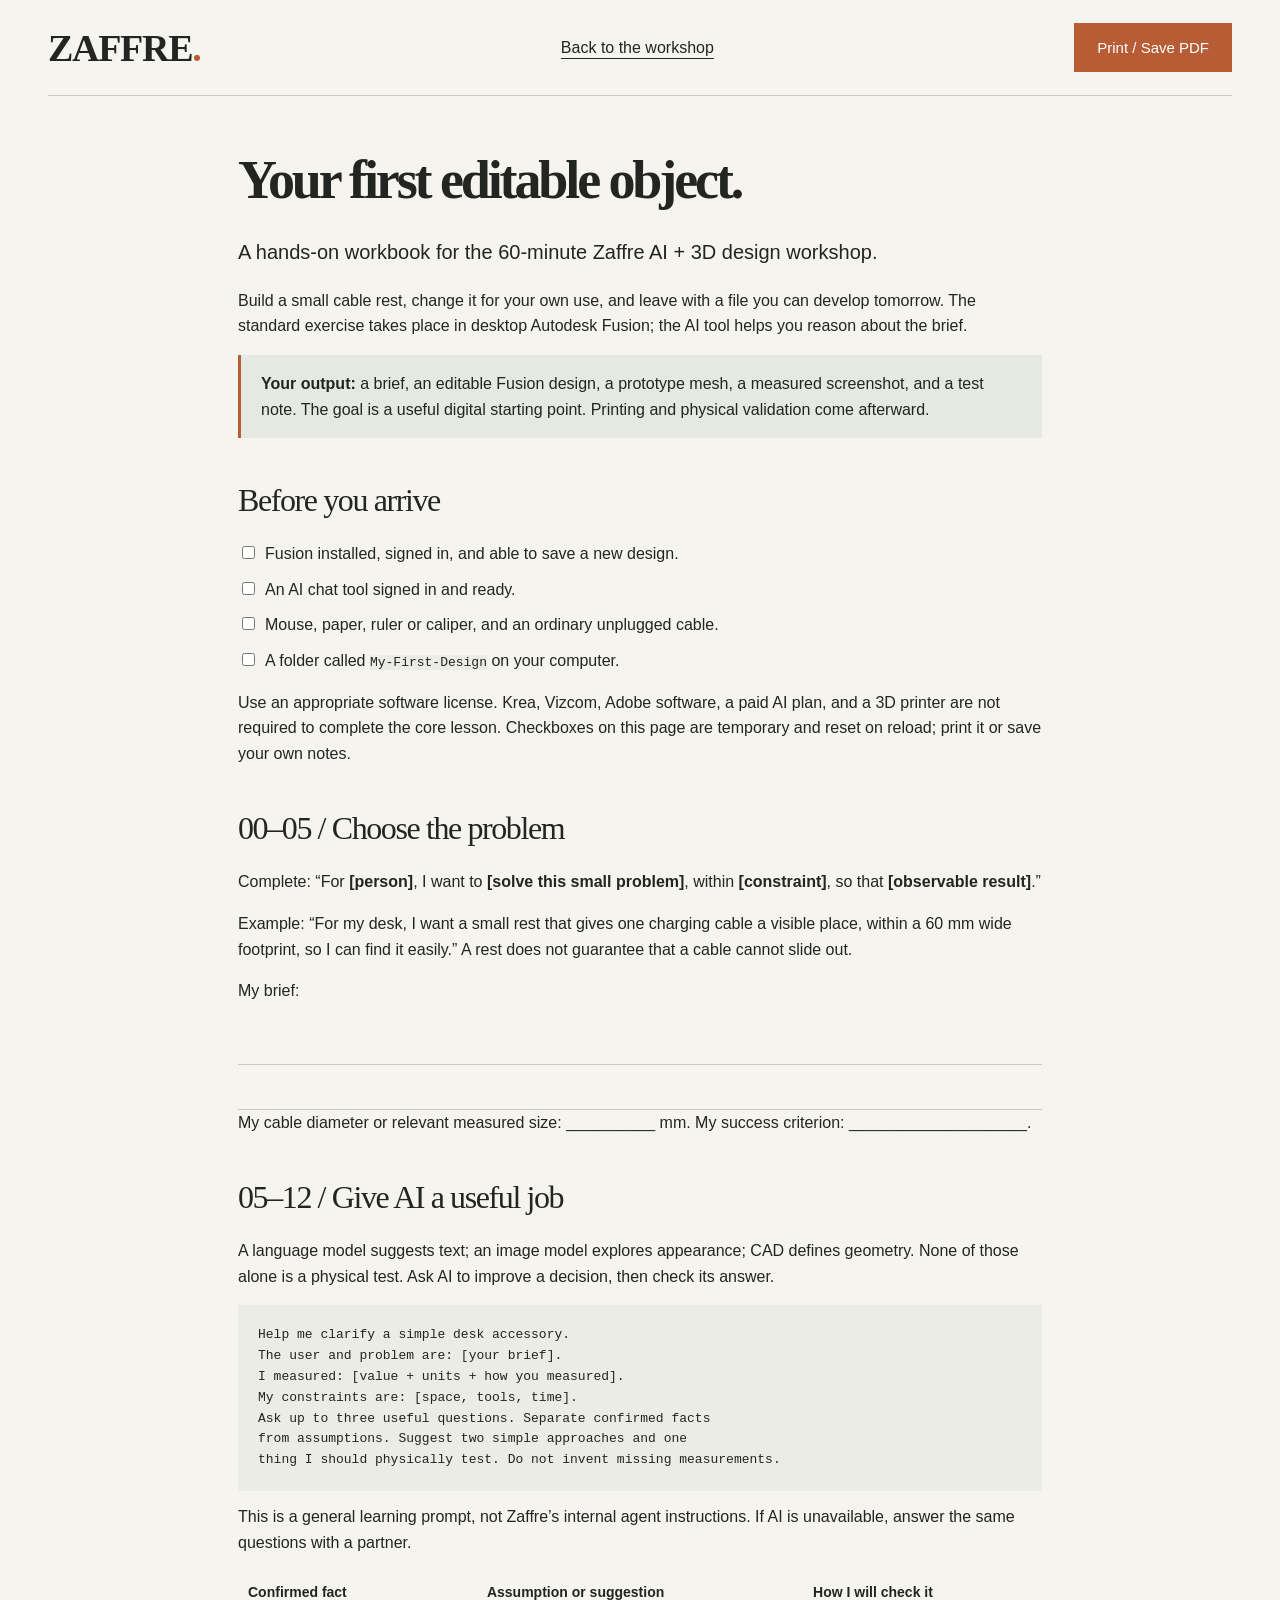
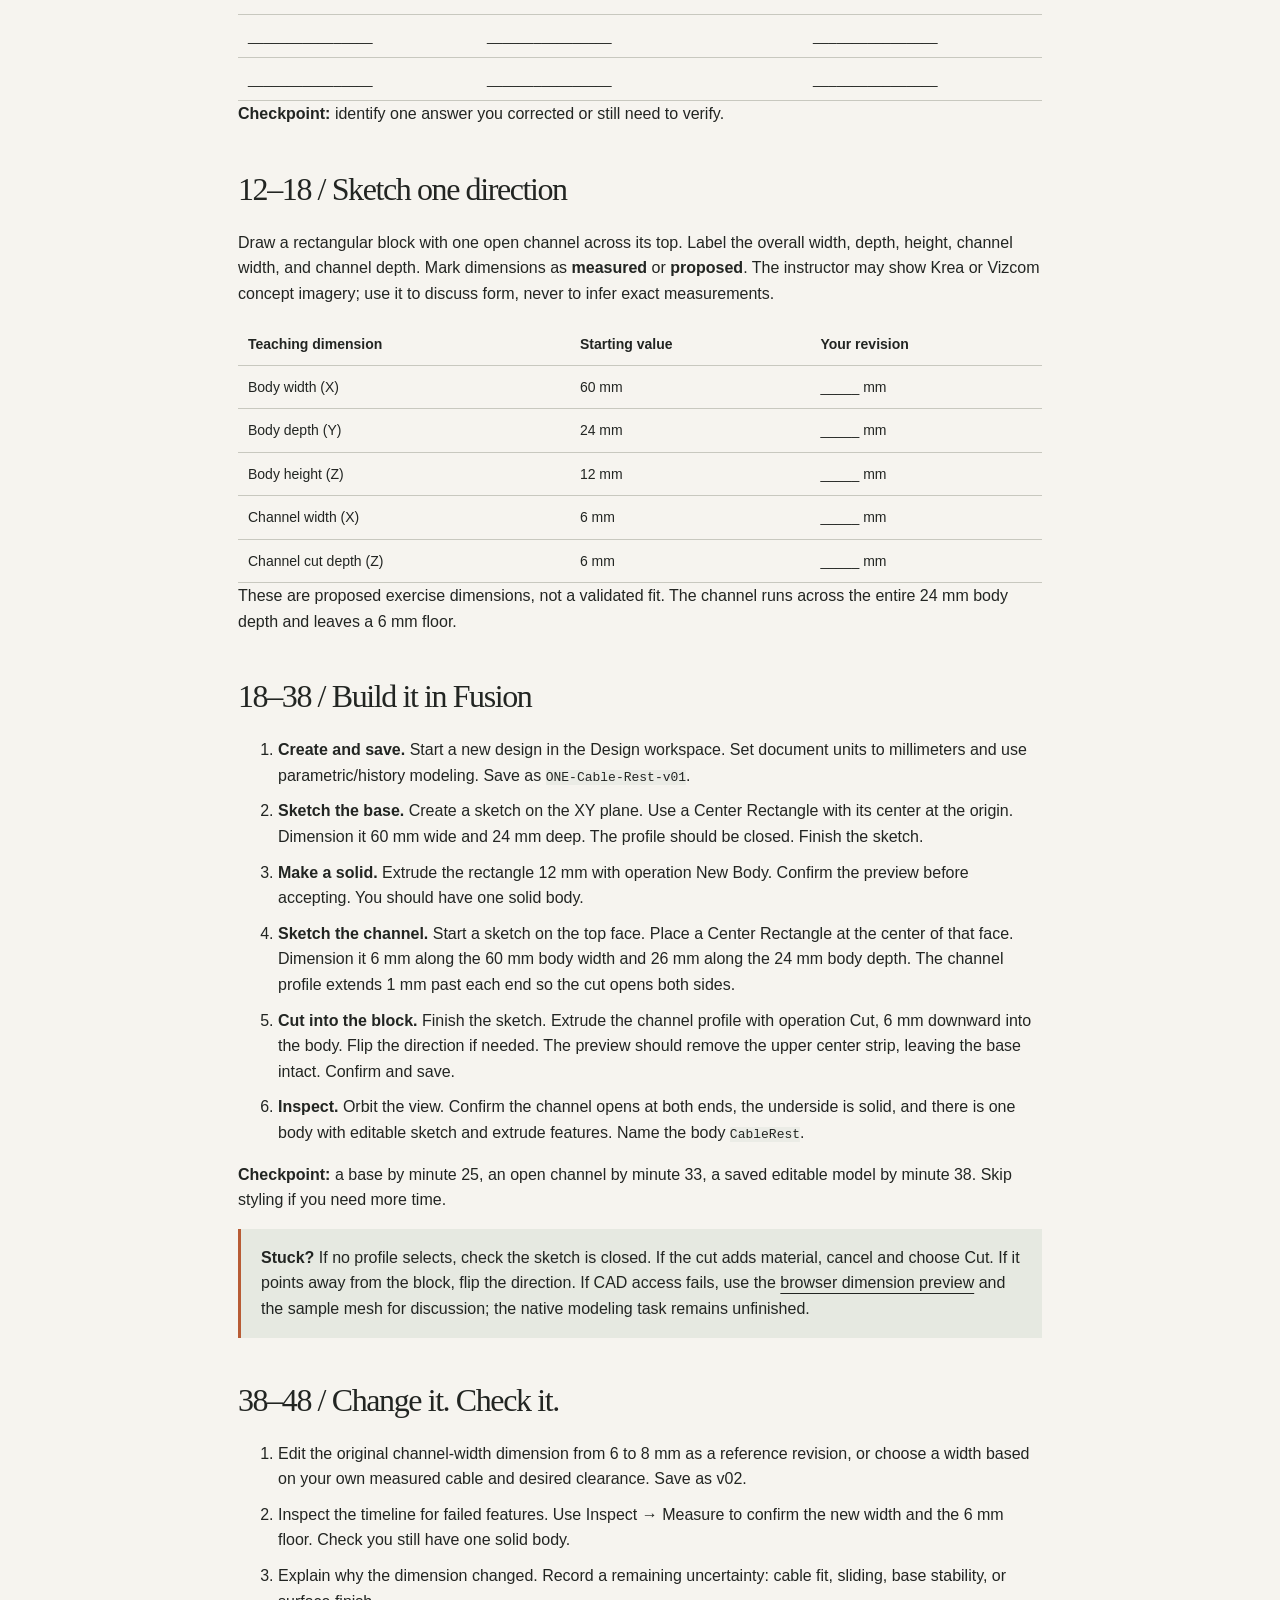
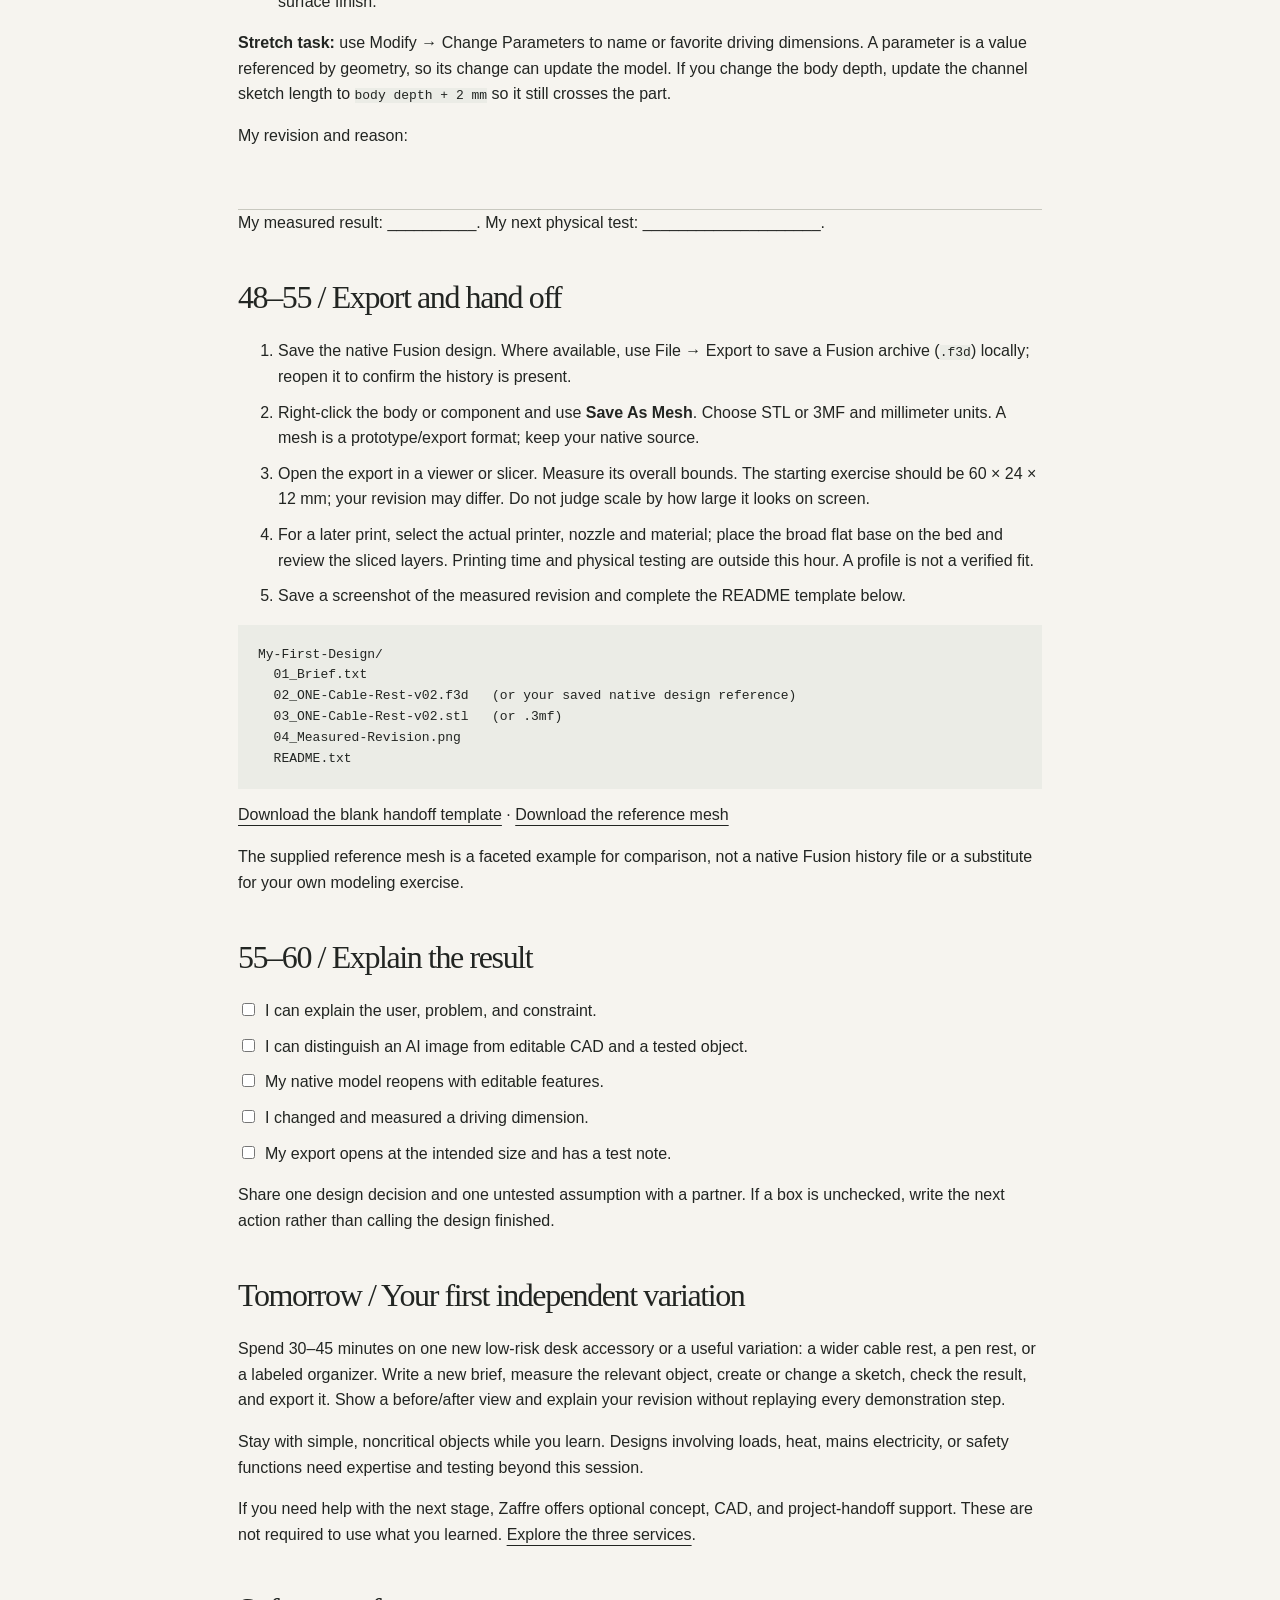
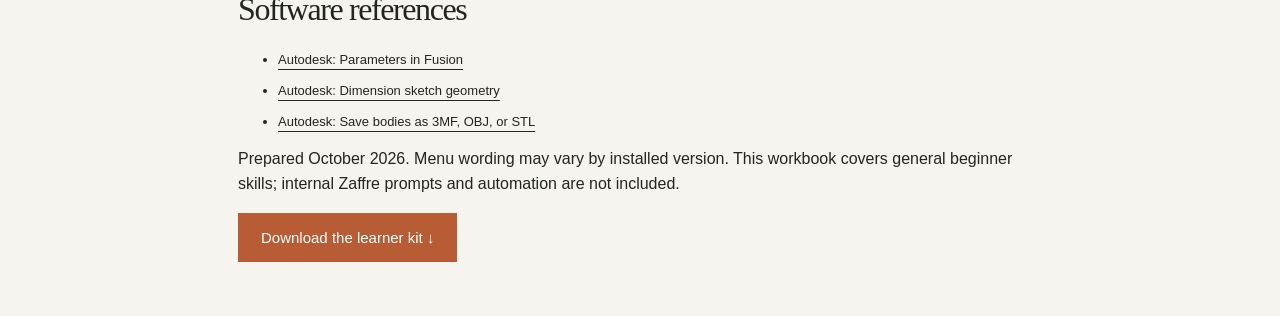
<file: workbook.html>
<!doctype html><html lang="en"><head><meta charset="utf-8"><meta name="viewport" content="width=device-width,initial-scale=1"><title>Zaffre / Learner workbook</title><link rel="stylesheet" href="styles.css"><link rel="icon" href="favicon.svg"></head><body><header class="site-header wrap"><a class="brand" href="index.html">ZAFFRE<span>.</span></a><a href="index.html#hour">Back to the workshop</a><button class="button" id="print-workbook">Print / Save PDF</button></header><main class="workbook">
<h1>Your first editable object.</h1><p class="intro">A hands-on workbook for the 60-minute Zaffre AI + 3D design workshop.</p><p>Build a small cable rest, change it for your own use, and leave with a file you can develop tomorrow. The standard exercise takes place in desktop Autodesk Fusion; the AI tool helps you reason about the brief.</p><div class="note"><strong>Your output:</strong> a brief, an editable Fusion design, a prototype mesh, a measured screenshot, and a test note. The goal is a useful digital starting point. Printing and physical validation come afterward.</div>
<h2>Before you arrive</h2><ul class="checklist"><li><label><input type="checkbox">Fusion installed, signed in, and able to save a new design.</label></li><li><label><input type="checkbox">An AI chat tool signed in and ready.</label></li><li><label><input type="checkbox">Mouse, paper, ruler or caliper, and an ordinary unplugged cable.</label></li><li><label><input type="checkbox">A folder called <code>My-First-Design</code> on your computer.</label></li></ul><p>Use an appropriate software license. Krea, Vizcom, Adobe software, a paid AI plan, and a 3D printer are not required to complete the core lesson. Checkboxes on this page are temporary and reset on reload; print it or save your own notes.</p>
<h2>00–05 / Choose the problem</h2><p>Complete: “For <strong>[person]</strong>, I want to <strong>[solve this small problem]</strong>, within <strong>[constraint]</strong>, so that <strong>[observable result]</strong>.”</p><p>Example: “For my desk, I want a small rest that gives one charging cable a visible place, within a 60 mm wide footprint, so I can find it easily.” A rest does not guarantee that a cable cannot slide out.</p><p>My brief:</p><div class="write-line"></div><div class="write-line"></div><p>My cable diameter or relevant measured size: __________ mm. My success criterion: ____________________.</p>
<h2>05–12 / Give AI a useful job</h2><p>A language model suggests text; an image model explores appearance; CAD defines geometry. None of those alone is a physical test. Ask AI to improve a decision, then check its answer.</p><pre>Help me clarify a simple desk accessory.
The user and problem are: [your brief].
I measured: [value + units + how you measured].
My constraints are: [space, tools, time].
Ask up to three useful questions. Separate confirmed facts
from assumptions. Suggest two simple approaches and one
thing I should physically test. Do not invent missing measurements.</pre><p>This is a general learning prompt, not Zaffre’s internal agent instructions. If AI is unavailable, answer the same questions with a partner.</p><table><tr><th>Confirmed fact</th><th>Assumption or suggestion</th><th>How I will check it</th></tr><tr><td>________________</td><td>________________</td><td>________________</td></tr><tr><td>________________</td><td>________________</td><td>________________</td></tr></table><p><strong>Checkpoint:</strong> identify one answer you corrected or still need to verify.</p>
<h2>12–18 / Sketch one direction</h2><p>Draw a rectangular block with one open channel across its top. Label the overall width, depth, height, channel width, and channel depth. Mark dimensions as <strong>measured</strong> or <strong>proposed</strong>. The instructor may show Krea or Vizcom concept imagery; use it to discuss form, never to infer exact measurements.</p><table><tr><th>Teaching dimension</th><th>Starting value</th><th>Your revision</th></tr><tr><td>Body width (X)</td><td>60 mm</td><td>_____ mm</td></tr><tr><td>Body depth (Y)</td><td>24 mm</td><td>_____ mm</td></tr><tr><td>Body height (Z)</td><td>12 mm</td><td>_____ mm</td></tr><tr><td>Channel width (X)</td><td>6 mm</td><td>_____ mm</td></tr><tr><td>Channel cut depth (Z)</td><td>6 mm</td><td>_____ mm</td></tr></table><p>These are proposed exercise dimensions, not a validated fit. The channel runs across the entire 24 mm body depth and leaves a 6 mm floor.</p>
<h2>18–38 / Build it in Fusion</h2><ol>
<li><strong>Create and save.</strong> Start a new design in the Design workspace. Set document units to millimeters and use parametric/history modeling. Save as <code>ONE-Cable-Rest-v01</code>.</li>
<li><strong>Sketch the base.</strong> Create a sketch on the XY plane. Use a Center Rectangle with its center at the origin. Dimension it 60 mm wide and 24 mm deep. The profile should be closed. Finish the sketch.</li>
<li><strong>Make a solid.</strong> Extrude the rectangle 12 mm with operation New Body. Confirm the preview before accepting. You should have one solid body.</li>
<li><strong>Sketch the channel.</strong> Start a sketch on the top face. Place a Center Rectangle at the center of that face. Dimension it 6 mm along the 60 mm body width and 26 mm along the 24 mm body depth. The channel profile extends 1 mm past each end so the cut opens both sides.</li>
<li><strong>Cut into the block.</strong> Finish the sketch. Extrude the channel profile with operation Cut, 6 mm downward into the body. Flip the direction if needed. The preview should remove the upper center strip, leaving the base intact. Confirm and save.</li>
<li><strong>Inspect.</strong> Orbit the view. Confirm the channel opens at both ends, the underside is solid, and there is one body with editable sketch and extrude features. Name the body <code>CableRest</code>.</li></ol>
<p><strong>Checkpoint:</strong> a base by minute 25, an open channel by minute 33, a saved editable model by minute 38. Skip styling if you need more time.</p><div class="note"><strong>Stuck?</strong> If no profile selects, check the sketch is closed. If the cut adds material, cancel and choose Cut. If it points away from the block, flip the direction. If CAD access fails, use the <a href="index.html#project">browser dimension preview</a> and the sample mesh for discussion; the native modeling task remains unfinished.</div>
<h2>38–48 / Change it. Check it.</h2><ol><li>Edit the original channel-width dimension from 6 to 8 mm as a reference revision, or choose a width based on your own measured cable and desired clearance. Save as v02.</li><li>Inspect the timeline for failed features. Use Inspect → Measure to confirm the new width and the 6 mm floor. Check you still have one solid body.</li><li>Explain why the dimension changed. Record a remaining uncertainty: cable fit, sliding, base stability, or surface finish.</li></ol><p><strong>Stretch task:</strong> use Modify → Change Parameters to name or favorite driving dimensions. A parameter is a value referenced by geometry, so its change can update the model. If you change the body depth, update the channel sketch length to <code>body depth + 2 mm</code> so it still crosses the part.</p><p>My revision and reason:</p><div class="write-line"></div><p>My measured result: __________. My next physical test: ____________________.</p>
<h2>48–55 / Export and hand off</h2><ol><li>Save the native Fusion design. Where available, use File → Export to save a Fusion archive (<code>.f3d</code>) locally; reopen it to confirm the history is present.</li><li>Right-click the body or component and use <strong>Save As Mesh</strong>. Choose STL or 3MF and millimeter units. A mesh is a prototype/export format; keep your native source.</li><li>Open the export in a viewer or slicer. Measure its overall bounds. The starting exercise should be 60 × 24 × 12 mm; your revision may differ. Do not judge scale by how large it looks on screen.</li><li>For a later print, select the actual printer, nozzle and material; place the broad flat base on the bed and review the sliced layers. Printing time and physical testing are outside this hour. A profile is not a verified fit.</li><li>Save a screenshot of the measured revision and complete the README template below.</li></ol><pre>My-First-Design/
  01_Brief.txt
  02_ONE-Cable-Rest-v02.f3d   (or your saved native design reference)
  03_ONE-Cable-Rest-v02.stl   (or .3mf)
  04_Measured-Revision.png
  README.txt</pre><p><a href="Project-README-Template.txt" download>Download the blank handoff template</a> · <a href="ONE-Reference.stl" download>Download the reference mesh</a></p><p>The supplied reference mesh is a faceted example for comparison, not a native Fusion history file or a substitute for your own modeling exercise.</p>
<h2>55–60 / Explain the result</h2><ul class="checklist"><li><label><input type="checkbox">I can explain the user, problem, and constraint.</label></li><li><label><input type="checkbox">I can distinguish an AI image from editable CAD and a tested object.</label></li><li><label><input type="checkbox">My native model reopens with editable features.</label></li><li><label><input type="checkbox">I changed and measured a driving dimension.</label></li><li><label><input type="checkbox">My export opens at the intended size and has a test note.</label></li></ul><p>Share one design decision and one untested assumption with a partner. If a box is unchecked, write the next action rather than calling the design finished.</p>
<h2>Tomorrow / Your first independent variation</h2><p>Spend 30–45 minutes on one new low-risk desk accessory or a useful variation: a wider cable rest, a pen rest, or a labeled organizer. Write a new brief, measure the relevant object, create or change a sketch, check the result, and export it. Show a before/after view and explain your revision without replaying every demonstration step.</p><p>Stay with simple, noncritical objects while you learn. Designs involving loads, heat, mains electricity, or safety functions need expertise and testing beyond this session.</p><p>If you need help with the next stage, Zaffre offers optional concept, CAD, and project-handoff support. These are not required to use what you learned. <a href="index.html#services">Explore the three services</a>.</p>
<h2>Software references</h2><ul class="source-list"><li><a href="https://help.autodesk.com/view/fusion360/ENU/?contextId=SLD-MODIFY-PARAMETERS" target="_blank" rel="noopener">Autodesk: Parameters in Fusion</a></li><li><a href="https://help.autodesk.com/cloudhelp/ENU/Fusion-Sketch/files/SKT-CREATE-DIMENSIONS.htm" target="_blank" rel="noopener">Autodesk: Dimension sketch geometry</a></li><li><a href="https://help.autodesk.com/cloudhelp/ENU/Fusion-Mesh/files/MESH-SAVE-AS-MESH.htm" target="_blank" rel="noopener">Autodesk: Save bodies as 3MF, OBJ, or STL</a></li></ul><p>Prepared October 2026. Menu wording may vary by installed version. This workbook covers general beginner skills; internal Zaffre prompts and automation are not included.</p><p class="print-hide"><a class="button" href="Zaffre-Learner-Kit.zip" download>Download the learner kit ↓</a></p>
</main><script>document.querySelector('#print-workbook').addEventListener('click',()=>window.print());</script></body></html>
</file>
<file: styles.css>
:root{--paper:#f6f4ef;--ink:#222522;--copper:#b85c35;--sage:#e6e9e1;--muted:#61655e;--line:#c8c8bf;--serif:Georgia,'Times New Roman',serif;--sans:Arial,Helvetica,sans-serif}*{box-sizing:border-box}html{scroll-behavior:smooth;scroll-padding-top:25px}body{margin:0;background:var(--paper);color:var(--ink);font:16px/1.6 var(--sans)}a{color:inherit;text-underline-offset:5px}button,input,textarea,select{font:inherit}button,a,input,summary,textarea,select{-webkit-tap-highlight-color:transparent}button{cursor:pointer}button:focus-visible,a:focus-visible,summary:focus-visible,input:focus-visible,textarea:focus-visible,select:focus-visible{outline:3px solid var(--copper);outline-offset:5px}button{color:inherit}img,svg{max-width:100%}.wrap{width:min(1320px,calc(100% - 96px));margin-inline:auto}.site-header{display:flex;align-items:center;justify-content:space-between;gap:25px;min-height:96px;border-bottom:1px solid var(--line)}.brand{font:700 38px/1 var(--serif);letter-spacing:-1.3px;text-decoration:none}.brand span{color:var(--copper)}nav{display:flex;gap:38px}nav a{text-decoration:none;font-size:15px}.button{display:inline-flex;gap:22px;align-items:center;justify-content:center;background:var(--copper);border:1px solid var(--copper);color:white;padding:14px 22px;text-decoration:none;line-height:1.3;font-size:15px;min-height:49px;transition:background .15s}.button:hover{background:#984624;border-color:#984624}.button.outline{color:var(--copper);background:transparent}.button.outline:hover{background:#ebe0d7}.actions{display:flex;gap:14px;flex-wrap:wrap}h1,h2,h3,p{margin-top:0}h1,h2,h3{font-family:var(--serif);line-height:1.09}h1{font-size:clamp(48px,5vw,76px);letter-spacing:-3.1px;margin-bottom:26px}h2{font-size:clamp(36px,3.2vw,50px);font-weight:400;letter-spacing:-1.4px;margin-bottom:23px}h3{font-size:25px;font-weight:400;letter-spacing:-.4px;margin-bottom:12px}.hero{display:grid;grid-template-columns:1fr 1.03fr;gap:48px;align-items:center;padding-block:66px 58px}.lead{font-size:19px;line-height:1.6;max-width:52ch}.hero-copy .lead{max-width:40ch;margin-bottom:30px}.meta{font-size:12px;letter-spacing:1.4px;color:var(--muted);margin:24px 0 0}.project-preview{margin:0;background:var(--sage);padding:24px 28px 20px;scroll-margin-top:30px}.diagram-top{display:flex;justify-content:space-between;gap:10px;font-size:10px;letter-spacing:1.2px;color:#5c6459}.project-preview svg{display:block;width:100%;height:auto;min-height:220px}.sliders{display:grid;grid-template-columns:1fr 1fr;gap:28px}.sliders label{display:grid;grid-template-columns:1fr auto;font-size:13px;gap:8px}.sliders output{font-variant-numeric:tabular-nums;color:var(--muted)}input[type=range]{grid-column:1/-1;width:100%;accent-color:var(--copper);height:25px;margin:0}.project-preview figcaption{font-size:12px;margin-top:15px;color:#4b5347}.preview-links{display:flex;justify-content:space-between;gap:10px;margin-top:10px}.text-button{background:transparent;border:0;color:var(--copper);padding:8px 0;font-size:13px;text-decoration:underline;text-underline-offset:4px}.outcomes{border-top:1px solid var(--line);padding-top:34px;padding-bottom:35px}.outcomes h2{font-size:36px}.outcome-grid{display:grid;grid-template-columns:repeat(3,1fr);margin-top:30px}.outcome-grid article{display:flex;gap:21px;padding:0 28px;border-right:1px solid var(--line)}.outcome-grid article:first-child{padding-left:0}.outcome-grid article:last-child{border-right:0;padding-right:0}.outcome-grid p{font-size:15px;color:var(--muted);margin:0}.line-icon{color:var(--copper);font:30px/1.3 var(--serif);padding-top:3px}.section{padding-block:90px}.agenda{display:grid;grid-template-columns:.72fr 1.7fr;gap:72px}.section-intro>p:not(.serif-intro){color:var(--muted);font-size:15px;max-width:30ch}.accent-rule{height:2px;width:42px;background:var(--copper);margin:28px 0}.serif-intro{font-family:var(--serif);font-size:30px;line-height:1.25}.serif-intro.small{font-size:24px;max-width:35ch}.text-link{display:inline-block;font-size:15px;text-decoration:none;border-bottom:1px solid var(--copper);padding-bottom:3px}.agenda-heading,.agenda summary{display:grid;grid-template-columns:70px 1.4fr 1fr;gap:17px}.agenda-heading{font-size:10px;letter-spacing:1.2px;padding:0 27px 15px 0}.agenda details{border-top:1px solid var(--line)}.agenda details:last-child{border-bottom:1px solid var(--line)}summary{list-style:none;cursor:pointer;position:relative;padding:22px 28px 22px 0;line-height:1.35}summary::-webkit-details-marker{display:none}summary:after{content:'+';position:absolute;right:0;top:50%;transform:translateY(-50%);font-size:24px;font-weight:300;color:var(--copper)}details[open]>summary:after{content:'−'}.time{font-size:13px;padding-top:3px;font-variant-numeric:tabular-nums}.row-title{font-family:var(--serif);font-size:20px}.row-output{font-size:13px;align-self:center;color:var(--muted)}.details-body{padding:0 35px 17px 87px;font-size:14px;color:var(--muted)}.details-body p:last-child{margin-bottom:0}.process-band{background:var(--ink);color:var(--paper);padding-block:75px}.process-layout{display:grid;grid-template-columns:.9fr 1.5fr;gap:80px}.process-layout h2{font-size:43px}.light{color:var(--paper)}.process-rail{display:flex;justify-content:space-between;list-style:none;padding:0;margin:0 0 38px;gap:16px}.process-rail li{position:relative;text-align:center;font:20px/1.4 var(--serif);flex:1}.process-rail li:not(:last-child):after{content:'→';position:absolute;right:-17px;top:13px;color:#c7cabc}.process-rail span{display:flex;align-items:center;justify-content:center;width:50px;height:50px;margin:0 auto 12px;border:1px solid #b8c0ad;border-radius:50%;font:12px var(--sans);color:var(--sage)}.responsibilities{display:grid;grid-template-columns:1fr 1fr;gap:25px}.responsibilities>div+div{border-left:1px solid #62685e;padding-left:25px}.responsibilities h3{font:11px/1.5 var(--sans);letter-spacing:1px}.responsibilities ul{list-style:none;padding:0;margin:12px 0 0;font-size:14px;color:#d2d5cd}.responsibilities li{margin-bottom:7px}.process-note{font-size:12px;color:#bdc2b7;margin:25px 0 0}.services>.accent-rule{margin-top:0}.services>.lead{max-width:none;color:var(--muted);font-size:17px}.service-list{margin-top:36px}.service-list details{border-bottom:1px solid var(--line)}.service-list summary{display:grid;grid-template-columns:65px .85fr 1.55fr 80px;gap:28px;align-items:center;padding:26px 0}.service-list summary:after{display:none}.service-number{color:var(--copper);font:38px var(--serif);border-right:1px solid var(--line)}.service-list h3{margin:0;font-size:27px}.service-list summary p{margin:0;font-size:15px}.explore{color:var(--copper);font-size:14px}.explore:after{content:' ↗'}.service-expanded{padding:0 110px 22px 93px;color:var(--muted);font-size:15px;max-width:1000px}.scope-note{text-align:right;color:var(--muted);font-size:12px;margin:18px 0 0}.resource-band{background:var(--sage);padding-block:60px}.resources-layout{display:grid;grid-template-columns:.85fr 1.5fr;gap:60px;align-items:center}.setup-list{display:grid;grid-template-columns:repeat(4,1fr);gap:15px;list-style:none;padding:0;margin:0 0 25px}.setup-list li{border-left:1px solid #bcc4b5;padding-left:18px;font-size:14px;line-height:1.4}.setup-list span{display:block;font:24px var(--serif);color:var(--copper);margin-bottom:10px}.resources-layout p{font-size:14px;color:#50584c}.faq{display:grid;grid-template-columns:.85fr 1.5fr;gap:60px}.faq .accent-rule{margin-top:0}.faq details{border-bottom:1px solid var(--line);font-size:15px}.faq summary{padding-block:19px}.faq details p{color:var(--muted);font-size:14px;padding-right:30px}.footer{background:var(--ink);color:var(--paper);padding:55px 0 20px}.footer-layout{display:flex;justify-content:space-between;gap:50px}.footer h2{font-size:34px}.footer-layout>div+div{border-left:1px solid #64685d;padding-left:60px;min-width:240px}.footer p{font-size:14px;color:#c1c6ba;margin-top:16px}.footer a:not(.brand){font-size:13px}.footer-small{display:flex;justify-content:space-between;gap:20px;border-top:1px solid #51574d;margin-top:45px;padding-top:17px;font-size:11px;color:#b9bfb2}.footer-small a{font-size:11px!important}dialog{color:var(--ink);background:var(--paper);border:1px solid var(--line);padding:42px;width:min(650px,calc(100% - 32px));max-height:90vh;overflow:auto}dialog::backdrop{background:rgb(24 29 22 / .65)}dialog h2{font-size:36px;padding-right:28px}dialog>p{font-size:14px;color:var(--muted)}.close{position:absolute;right:15px;top:8px;border:0;background:none;font-size:34px}form label{display:block;margin-bottom:16px;font-size:13px}form input,form select,form textarea{display:block;width:100%;margin-top:7px;border:1px solid #aeb5a8;background:#fff;padding:10px 12px;color:var(--ink);border-radius:0}form textarea{resize:vertical}.form-pair{display:grid;grid-template-columns:1fr 1fr;gap:18px}#inquiry-status{font-size:13px;margin:16px 0 0}.skip{position:fixed;left:15px;top:-70px;z-index:100;background:var(--ink);color:#fff;padding:12px}.skip:focus{top:12px}.sr-only{position:absolute;width:1px;height:1px;padding:0;margin:-1px;overflow:hidden;clip:rect(0,0,0,0);white-space:nowrap;border:0}.modal-open{overflow:hidden}.workbook{max-width:860px;margin:55px auto;padding:0 28px}.workbook h1{font-size:54px}.workbook h2{font-size:32px;margin-top:45px}.workbook h3{font-size:23px;margin-top:28px}.workbook .intro{font-size:20px}.workbook li{margin-bottom:10px}.workbook table{border-collapse:collapse;width:100%;font-size:14px}.workbook th,.workbook td{text-align:left;border-bottom:1px solid var(--line);padding:10px}.workbook .note{border-left:3px solid var(--copper);padding:16px 20px;background:var(--sage)}.workbook code,.workbook pre{font:13px/1.6 Consolas,monospace;background:#ebece6}.workbook pre{padding:20px;white-space:pre-wrap}.workbook .checklist{list-style:none;padding:0}.workbook .checklist input{margin-right:10px;accent-color:var(--copper)}.workbook .write-line{border-bottom:1px solid var(--line);min-height:45px}.workbook .source-list{font-size:13px;overflow-wrap:anywhere}
@media(min-width:1550px){.hero{gap:65px}}@media(max-width:1100px){.wrap{width:calc(100% - 56px)}.hero{gap:30px;padding-top:45px}h1{font-size:56px}.project-preview{padding:20px}.agenda{gap:35px;grid-template-columns:.65fr 1.6fr}.agenda summary,.agenda-heading{grid-template-columns:59px 1.4fr .9fr;gap:12px}.details-body{padding-left:71px}.process-layout{gap:40px}.service-list summary{grid-template-columns:50px .8fr 1.2fr 60px;gap:20px}.resources-layout,.faq{gap:35px}.outcome-grid article{padding-inline:20px;gap:14px}.outcome-grid h3{font-size:22px}}@media(max-width:780px){.wrap{width:calc(100% - 40px)}.site-header{min-height:80px;flex-wrap:wrap;gap:15px;padding-block:18px}.brand{font-size:31px}.site-header nav{order:3;width:100%;justify-content:space-between;gap:15px;border-top:1px solid var(--line);padding-top:14px}.site-header>.button{padding:11px 14px;font-size:12px;min-height:40px;gap:10px}nav a{font-size:13px}.hero{grid-template-columns:1fr;gap:32px;padding-top:40px;padding-bottom:36px}h1{font-size:52px;letter-spacing:-2px}.desktop-break{display:none}.hero-copy .lead{font-size:17px;max-width:42ch}.hero .actions .button{padding:13px 18px;font-size:13px;gap:14px}.meta{font-size:10px;letter-spacing:.8px}.project-preview{padding:22px}.project-preview svg{min-height:0}.outcomes h2{font-size:32px}.outcome-grid{grid-template-columns:1fr;margin-top:24px}.outcome-grid article,.outcome-grid article:first-child,.outcome-grid article:last-child{border:0;border-top:1px solid var(--line);padding:22px 0}.outcome-grid article:last-child{padding-bottom:0}.section{padding-block:55px}.agenda{grid-template-columns:1fr;gap:30px}.section-intro h2 br,.serif-intro br{display:none}.section-intro>p:not(.serif-intro){max-width:45ch}.section-intro h2{font-size:38px}.serif-intro{font-size:25px}.accent-rule{margin-block:20px}.agenda-heading{display:none}.agenda summary{grid-template-columns:60px 1fr;gap:5px 12px;padding-block:19px}.row-title{font-size:20px}.row-output{grid-column:2}.details-body{padding-left:72px;font-size:13px}.process-band{padding-block:50px}.process-layout{grid-template-columns:1fr;gap:35px}.process-layout h2{font-size:37px}.process-rail{gap:10px}.process-rail li{font-size:15px}.process-rail li:not(:last-child):after{right:-13px;font-size:15px}.process-rail span{width:42px;height:42px}.responsibilities{gap:16px}.responsibilities>div+div{padding-left:16px}.responsibilities li{font-size:12px}.services h2{font-size:37px}.service-list summary{grid-template-columns:40px 1fr 65px;gap:12px}.service-list h3{font-size:25px}.service-list summary p{grid-column:2/4;font-size:14px}.service-number{grid-row:1/3;align-self:start;font-size:32px;border:0}.explore{grid-column:3;grid-row:1;font-size:12px}.service-expanded{padding:0 0 20px 52px;font-size:14px}.resources-layout,.faq{grid-template-columns:1fr;gap:22px}.resources-layout h2{font-size:37px}.resources-layout h2 br{display:none}.setup-list{grid-template-columns:repeat(2,1fr);gap:23px}.resource-band{padding-block:45px}.resources-layout .actions{gap:12px}.resources-layout .button{font-size:13px;padding:13px 16px}.footer-layout{flex-direction:column;gap:35px}.footer-layout>div+div{border-left:0;border-top:1px solid #51574d;padding:25px 0 0}.footer h2{font-size:31px}.footer-small{flex-direction:column;gap:8px;margin-top:30px}dialog{padding:30px 22px}dialog h2{font-size:30px}.form-pair{grid-template-columns:1fr;gap:0}.workbook{margin-top:35px;padding-inline:20px}.workbook h1{font-size:42px}.workbook table{font-size:12px}.workbook th,.workbook td{padding:8px 5px}}
@media(prefers-reduced-motion:reduce){html{scroll-behavior:auto}*{transition:none!important}}@media print{.site-header,footer,.print-hide{display:none!important}.workbook{margin:0;max-width:none;padding:0}body{background:white;color:black;font-size:11pt}.workbook h1{font-size:28pt}.workbook h2{font-size:20pt;break-after:avoid}.workbook h3{break-after:avoid}.workbook p,.workbook li{orphans:3;widows:3}.workbook .note,table,pre{break-inside:avoid}a{color:black}button{display:none}}
</file>
<file: studio.css>
:root{--paper:#f6f4ef;--ink:#222522;--muted:#6a6c65;--accent:#b85c35;--sage:#e6e9e1;--line:#dedbd2;--serif:Georgia,'Times New Roman',serif;--sans:Arial,Helvetica,sans-serif}*{box-sizing:border-box}body{margin:0;background:var(--paper);color:var(--ink);font-family:var(--sans);font-size:16px;line-height:1.5}button,input,a{-webkit-tap-highlight-color:transparent}button{font:inherit;cursor:pointer}a{color:inherit}button:focus-visible,a:focus-visible,input:focus-visible,summary:focus-visible,[tabindex]:focus-visible{outline:3px solid var(--accent);outline-offset:5px}button:disabled{opacity:.35;cursor:default}svg{width:24px;height:24px;fill:none;stroke:currentColor;stroke-width:1.7;stroke-linecap:round;stroke-linejoin:round;flex-shrink:0}header{height:76px;border-bottom:1px solid var(--line);display:flex;align-items:center;justify-content:space-between;padding:0 3vw}.brand{font:32px var(--serif);letter-spacing:.14em;text-decoration:none}.brand span{color:var(--accent)}.back-link{display:flex;gap:12px;align-items:center;text-decoration:none;font-size:15px}.intro{text-align:center;padding:25px 20px 27px}.intro h1{font:clamp(36px,4vw,60px)/1.06 var(--serif);letter-spacing:-.045em;margin:0 0 10px}.intro p{font-size:19px;margin:0;color:#454740}.studio-layout{display:grid;grid-template-columns:minmax(0,1fr) 390px;gap:20px;padding:0 24px;max-width:1800px;margin:auto}.scene{position:relative;min-height:550px;overflow:hidden;border-radius:10px;background:#e6e3d9}.poster{width:100%;height:100%;object-fit:cover;position:absolute;inset:0}#scene-canvas{position:absolute;inset:0;touch-action:none}#scene-canvas canvas{display:block;width:100%;height:100%}.scene-top,.scene-bottom{position:absolute;left:20px;right:20px;display:flex;justify-content:space-between;gap:16px;align-items:center;pointer-events:none}.scene-top{top:18px;font-size:12px;letter-spacing:.1em}.scene-top button{pointer-events:auto;font-size:12px;background:rgba(246,244,239,.92);padding:8px 12px;border-radius:5px}.scene-top>span,.scene-bottom>span{background:rgba(246,244,239,.92);padding:6px 10px;border-radius:4px}.scene-bottom{bottom:14px;font-size:12px;color:#44483d}.scene-bottom>span:empty{display:none}.load-message{position:absolute;left:50%;top:45%;transform:translate(-50%,-50%);background:var(--paper);padding:15px 20px;border-radius:8px;text-align:center;max-width:85%;font-size:14px}.load-message:empty{display:none}.activity{background:#fffefa;border:1px solid #e9e5de;border-radius:12px;padding:27px 28px;min-height:550px;display:flex;flex-direction:column}.step-label{font-size:14px;color:var(--accent);margin:0 0 28px}.step-label span{color:var(--ink)}.lesson{flex:1;display:flex;flex-direction:column}.lesson[hidden]{display:none}.lesson h2{font:38px/1.07 var(--serif);letter-spacing:-.045em;margin:0 0 24px}.lesson>p{font-size:15px;line-height:1.55;margin:0 0 21px}.choices{padding:0;margin:3px 0 0;border:0;display:flex;flex-direction:column;gap:12px}.choices label{display:flex;gap:13px;align-items:center;border:1px solid var(--line);border-radius:8px;padding:15px 14px;min-height:61px;cursor:pointer;font-size:14px;transition:border-color .15s,background .15s}.choices label:has(input:checked){border-color:var(--accent);background:#fcf4ee}.choices label:hover{background:#f6f4ef}.choices input{accent-color:var(--accent);height:19px;width:19px;margin:0;flex-shrink:0}.swatches i{background:var(--swatch);width:26px;height:26px;border-radius:50%;display:block}.roles{border-top:1px solid var(--line);margin-top:auto;padding-top:16px;font-size:13px;line-height:1.5}.roles p{margin:0 0 5px}.feedback:empty{display:none}.lesson .feedback{font-size:13px;background:#edf1e7;border-left:3px solid #7f986a;padding:10px 12px;margin:15px 0;color:#33442e}.lesson .feedback.warning{background:#faf0e7;border-color:var(--accent);color:#82421e}.subtle{padding:0;background:none;border:0;color:var(--muted);text-decoration:underline;text-underline-offset:3px;font-size:13px}.primary,.secondary{display:inline-flex;align-items:center;justify-content:center;gap:12px;min-height:48px;padding:13px 19px;border:1px solid var(--accent);background:var(--accent);color:white;border-radius:6px;font-size:14px;text-decoration:none;transition:background .15s}.primary:hover{background:#994724}.secondary{background:transparent;color:var(--ink);border-color:var(--line)}.secondary:hover{background:var(--paper)}.journey-nav{display:flex;align-items:center;justify-content:space-between;gap:20px;margin:22px auto 0;padding:18px 3vw;border-top:1px solid var(--line);border-bottom:1px solid var(--line);max-width:1800px}.arrow-button{border-radius:50%;background:none;border:1px solid var(--line);width:54px;height:54px;display:grid;place-items:center}.next{border-radius:30px;min-width:165px}.journey-nav ol{list-style:none;display:flex;gap:28px;margin:0;padding:0}.journey-nav li button{display:flex;align-items:center;gap:10px;border:0;background:none;color:var(--muted);font-size:14px;padding:0;min-height:44px}.journey-nav li button span{height:38px;width:38px;display:grid;place-items:center;border:1px solid var(--line);border-radius:50%;font-weight:400}.journey-nav li b{font-weight:400}.journey-nav [aria-current=step]{color:var(--accent)}.journey-nav [aria-current=step] span{background:var(--accent);color:#fff;border-color:var(--accent)}.journey-nav button.done:not([aria-current]) span{background:var(--sage);border-color:#bac5ae}.studio-footer{font-size:12px;color:var(--muted);display:flex;justify-content:space-between;gap:15px;padding:16px 3vw 22px;flex-wrap:wrap}.studio-footer .subtle{font-size:12px;margin-left:5px}details{border-top:1px solid var(--line);margin-top:14px;padding-top:13px;font-size:13px}summary{cursor:pointer}details p{line-height:1.6;margin:12px 0 0}details a{display:inline-block;margin-top:10px;color:var(--accent)}.dimension-fields{margin:6px 0 20px}.dimension-fields label{display:flex;justify-content:space-between;font-size:14px;font-weight:600;margin:0 0 8px}.dimension-fields output{font-weight:400;color:var(--accent)}input[type=range]{width:100%;accent-color:var(--accent);margin:0 0 22px;height:24px}.lesson .small-note{font-size:12px;color:var(--muted)}.dimension-fields+ .small-note{margin-top:-20px}.fit-diagram{height:100px;display:flex;justify-content:center;align-items:end;margin:0 0 20px;overflow:hidden}.fit-slot{box-sizing:content-box;height:46px;border:24px solid #b8c6a8;border-top:0;position:relative;background:#e4ebdb;transition:width .25s}.fit-cable{width:56px;height:56px;background:#454c47;border-radius:50%;position:absolute;bottom:0;left:50%;transform:translateX(-50%);border:7px solid #303731}.edit-size{align-self:start;margin:12px 0 22px}.result{margin:0 0 24px;font-size:14px}.result div{display:flex;justify-content:space-between;border-bottom:1px solid var(--line);padding:9px 0;gap:15px}.result dt{color:var(--muted)}.result dd{margin:0;text-align:right}.downloads{display:flex;flex-direction:column;gap:10px;margin-bottom:20px}.sr-only,.skip:not(:focus){position:absolute;width:1px;height:1px;padding:0;margin:-1px;overflow:hidden;clip:rect(0,0,0,0);white-space:nowrap;border:0}.skip:focus{position:fixed;z-index:10;top:10px;left:10px;background:white;padding:12px}.no-script{padding:20px}body.webgl-fallback #reset-view{display:none}@media(min-width:1450px){.studio-layout{grid-template-columns:minmax(0,1fr) 420px}.scene,.activity{min-height:620px}.activity{padding:32px}.lesson h2{font-size:43px}.choices label{font-size:15px}.lesson>p{font-size:16px}.roles{font-size:14px}}@media(max-width:1050px){.studio-layout{grid-template-columns:minmax(0,1fr) 350px;padding:0 16px;gap:14px}.activity{padding:23px}.lesson h2{font-size:33px}.journey-nav ol{gap:14px}.journey-nav li button{gap:6px}.journey-nav li b{display:none}}@media(max-width:760px){header{height:66px;padding:0 20px}.brand{font-size:25px}.back-link{font-size:12px;gap:7px}.back-link svg{width:18px}.intro{padding:25px 18px 24px}.intro h1{font-size:36px;max-width:350px;margin:0 auto 12px}.intro p{font-size:15px;max-width:270px;margin:auto}.studio-layout{display:flex;flex-direction:column;padding:0 14px;gap:12px}.scene{height:330px;min-height:0}.scene-top{top:12px;left:12px;right:12px;font-size:10px}.scene-bottom{left:10px;right:10px;bottom:9px;font-size:10px}.scene-bottom{flex-wrap:wrap;gap:4px}.activity{min-height:470px;padding:25px 24px}.step-label{margin-bottom:22px}.lesson h2{font-size:35px}.roles{margin-top:20px}.journey-nav{padding:14px;gap:10px;flex-wrap:wrap;margin-top:16px}.journey-nav ol{order:-1;width:100%;justify-content:space-between;padding:0 2px}.journey-nav li button{flex-direction:column;gap:4px;font-size:10px}.journey-nav li b{display:block}.journey-nav li button span{height:32px;width:32px;font-size:12px}.next{min-width:160px}.arrow-button{width:48px;height:48px}.studio-footer{font-size:11px;flex-direction:column;gap:10px;padding:18px 20px}.choices label{min-height:58px}.load-message{width:80%;font-size:12px}}@media(prefers-reduced-motion:reduce){*{transition:none!important;scroll-behavior:auto!important}}

/* Keep travel controls within reach while reading on a phone. */
@media(max-width:760px){body{padding-bottom:145px}.journey-nav{position:fixed;bottom:0;left:0;right:0;background:var(--paper);z-index:8;margin:0;box-shadow:0 -5px 20px #22252208}.studio-footer{padding-bottom:24px}.scene{scroll-margin-top:12px}.activity{scroll-margin-top:12px}}
/* Phone-holder playground: the existing warm, quiet studio system. */
.activity{max-height:660px;overflow-y:auto;scrollbar-width:thin;scrollbar-color:#c4bcae transparent}.scene{height:660px;min-height:550px}.lesson textarea,.lesson select,.lesson input[type=number]{width:100%;font:14px/1.5 var(--sans);color:var(--ink);background:#fffefa;border:1px solid var(--line);border-radius:7px;padding:11px 12px}.lesson textarea{resize:vertical;min-height:120px;max-height:240px;margin:7px 0 13px}.field-label,.creative-pair label,.color-row>label,.style-field legend{font-size:13px;font-weight:600}.small-actions{display:flex;justify-content:space-between;gap:12px;margin:12px 0 18px}.lesson .local-note{margin:20px 0;font-size:12px;line-height:1.6}.style-field{border:0;padding:0;margin:0 0 17px}.style-field legend{padding:0;margin-bottom:8px}.style-buttons{display:flex;gap:7px;flex-wrap:wrap}.style-buttons button{border:1px solid var(--line);background:transparent;border-radius:6px;padding:8px 10px;min-height:38px;font-size:12px}.style-buttons button[aria-pressed=true]{background:#fcf0e6;border-color:var(--accent);color:#9a4523}.creative-pair{display:grid;grid-template-columns:1fr 1fr;gap:14px;margin-bottom:17px}.creative-pair label{display:block;margin-bottom:6px}.color-row{display:flex;align-items:center;gap:10px;flex-wrap:wrap;margin-bottom:15px}.color-row input[type=color]{border:1px solid var(--line);border-radius:50%;width:33px;height:33px;padding:2px;cursor:pointer;background:transparent}.color-row output{font-size:11px;color:var(--muted)}.color-presets{display:flex;gap:5px;margin-left:auto}.color-presets button{width:22px;height:22px;border:2px solid #fffefa;box-shadow:0 0 0 1px #dedbd2;border-radius:50%}.remix-actions{display:grid;grid-template-columns:1fr 1fr;gap:10px;margin:18px 0}.remix-actions button{font-size:12px;min-height:42px;padding:9px}.variation-header{display:flex;align-items:center;justify-content:space-between;gap:12px;font-size:12px;margin:0 0 9px}.variations{display:flex;gap:6px;flex-wrap:wrap;margin-bottom:16px}.variation{border:1px solid var(--line);background:none;padding:7px 9px;border-radius:5px;font-size:11px;display:flex;gap:7px;align-items:center}.variation i{display:block;width:15px;height:15px;border-radius:50%}.full{width:100%}.inline-check{font-size:12px;display:flex;gap:9px;align-items:flex-start;margin:14px 0 20px}.inline-check input{accent-color:var(--accent);margin-top:3px}#sketch-pad{display:block;width:100%;height:auto;aspect-ratio:5/3;border:1px solid var(--line);border-radius:8px;margin-top:14px;touch-action:none;cursor:crosshair}#sketch-details>p{font-size:12px}.lesson #design-explainer{margin:0 0 10px;font-size:12px}.view-actions{display:flex;gap:8px}.scene-bottom button{pointer-events:auto;background:var(--paper);border-radius:4px;padding:6px 9px;font-size:11px}.scene-bottom{flex-wrap:wrap;gap:7px}.scene-bottom #scene-dimensions{margin-left:auto;font-variant-numeric:tabular-nums}.import-label{display:flex;flex-direction:column;gap:7px;font-size:12px;margin:0 0 16px}.import-label input{font:12px var(--sans);width:100%}.lesson .dimension-fields{margin-bottom:0}.lesson .dimension-fields input{margin-bottom:12px}.lesson .roles{margin-top:18px}.lesson #geometry-note{margin-top:15px}.lesson .result{font-size:13px}.webgl-fallback .view-actions,.webgl-fallback #show-phone{display:none}
@media(min-width:1450px){.activity{padding:28px 30px}.lesson h2{font-size:39px;margin-bottom:19px}.step-label{margin-bottom:20px}.lesson>p{font-size:15px}.roles{font-size:13px}}
@media(max-width:1050px){.style-buttons button{padding:7px;font-size:11px}.color-presets{margin-left:0}.scene-top{flex-wrap:wrap}}
@media(max-width:760px){.activity{max-height:none;min-height:480px;overflow:visible}.scene{height:350px;min-height:0}.intro p{max-width:330px}.scene-top>span{max-width:55%;letter-spacing:.03em}.view-actions{gap:4px}.scene-top button{font-size:10px;padding:6px}.scene-bottom #scene-dimensions{font-size:9px}.creative-pair{gap:10px}.style-buttons button{font-size:12px}.color-presets{margin-left:auto}.lesson textarea{font-size:16px}.lesson select,.lesson input[type=number]{font-size:16px}.activity .roles{margin-top:20px}}

/* Collection and immediate creative feedback, within the established studio. */
.current-direction{display:flex;align-items:center;gap:14px;margin:17px 0}.current-direction strong{font:24px var(--serif);display:block;margin-bottom:7px}.current-direction button{display:block;font-size:12px}.direction-thumb{display:block;width:78px;height:70px;border-radius:6px;flex-shrink:0;background-image:url('holder-collection.jpg');background-size:500% 1000%;background-color:#eae6dc}.lesson #refine-idea{min-height:76px;max-height:140px;margin-bottom:9px}.lesson #refine-feedback{margin:12px 0 0}.prompt-suggestions{display:flex;gap:5px;flex-wrap:wrap}.prompt-suggestions button{font-size:12px;border:1px solid var(--line);background:var(--paper);border-radius:5px;padding:6px 9px;margin-top:8px}.scene-reaction{position:absolute;left:20px;bottom:58px;max-width:80%;background:#fffef8ed;color:#394b35;border-left:3px solid #82966f;padding:9px 13px;border-radius:3px;font-size:12px;pointer-events:none;opacity:0;transform:translateY(5px);transition:opacity .2s,transform .2s}.scene-reaction.active{opacity:1;transform:none}.lesson .style-field{margin-top:14px}#design-accent{width:30px;height:30px}.color-row{gap:7px}.color-presets{width:100%;margin:3px 0 0}.color-row>label{font-size:12px}#collection-dialog{background:var(--paper);border:1px solid var(--line);border-radius:16px;width:min(960px,94vw);max-height:88vh;padding:28px;color:var(--ink)}#collection-dialog::backdrop{background:#20271d88;backdrop-filter:blur(4px)}.collection-heading{display:flex;align-items:start;justify-content:space-between;gap:20px}.collection-heading h2{font:38px var(--serif);margin:0}.collection-heading p{font-size:14px;margin:5px 0 20px;color:var(--muted)}.collection-tools{display:grid;grid-template-columns:1fr 180px;gap:12px}.collection-tools input,.collection-tools select{font:14px var(--sans);padding:12px;border:1px solid var(--line);background:#fffefa;border-radius:6px;min-width:0}.collection-grid{display:grid;grid-template-columns:repeat(5,minmax(0,1fr));gap:12px}.collection-card{text-align:left;border:1px solid var(--line);background:#fffefa;padding:0 0 12px;border-radius:8px;overflow:hidden;color:var(--ink)}.collection-card:hover{border-color:var(--accent);transform:translateY(-2px)}.collection-card[aria-pressed=true]{border:2px solid var(--accent)}.collection-card .direction-thumb{width:100%;height:auto;aspect-ratio:256/220;border-radius:0}.collection-card strong{font:18px var(--serif);display:block;margin:9px 10px 2px}.collection-card small{display:block;color:var(--muted);margin:0 10px;font-size:10px}#collection-count{font-size:12px;color:var(--muted);margin:12px 0}.collection-empty{grid-column:1/-1;padding:30px 0}body:has(#collection-dialog[open]){overflow:hidden}@media(max-width:760px){#collection-dialog{padding:20px;max-height:85vh}.collection-grid{grid-template-columns:repeat(2,minmax(0,1fr))}.collection-heading h2{font-size:29px}.collection-heading .secondary{min-height:36px;padding:7px 10px}.collection-tools{grid-template-columns:1fr}.collection-tools input,.collection-tools select{font-size:16px}.scene-reaction{font-size:10px;left:12px;bottom:65px;max-width:90%}.current-direction strong{font-size:25px}}
</file>
